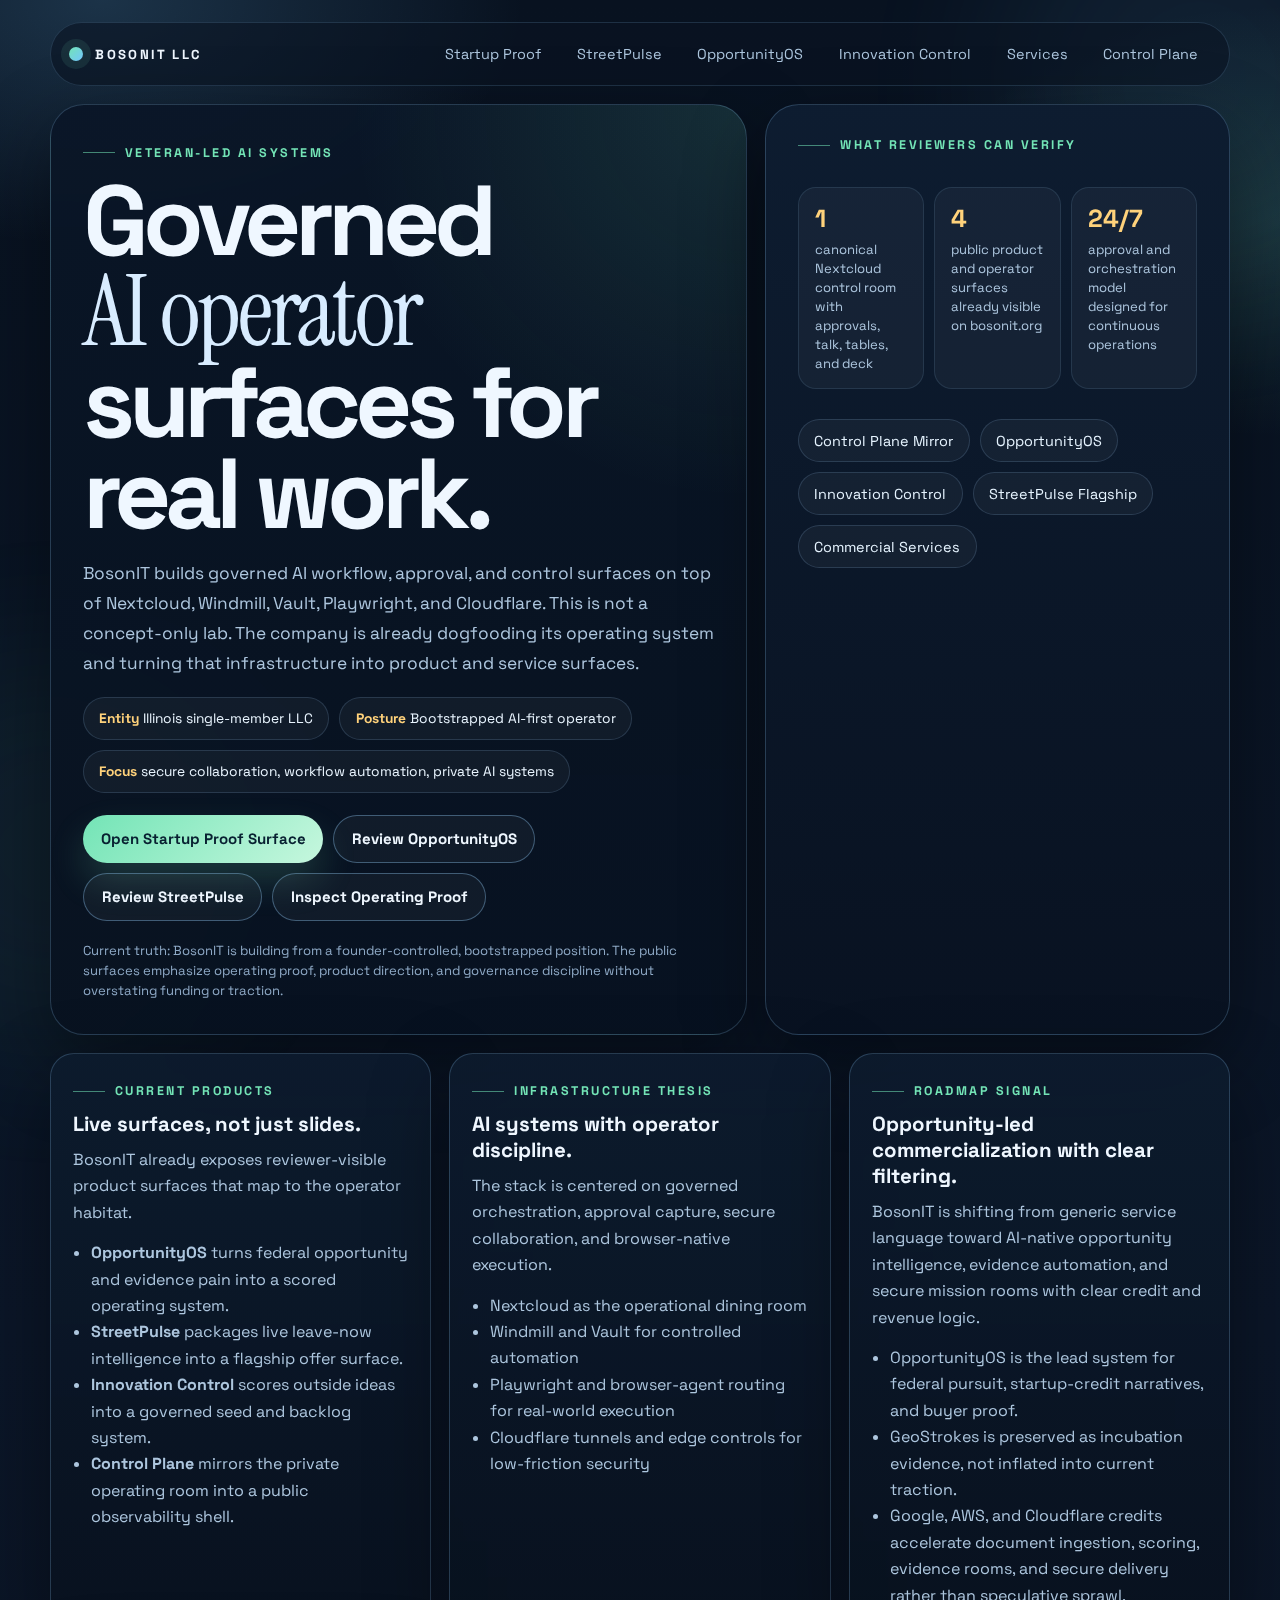
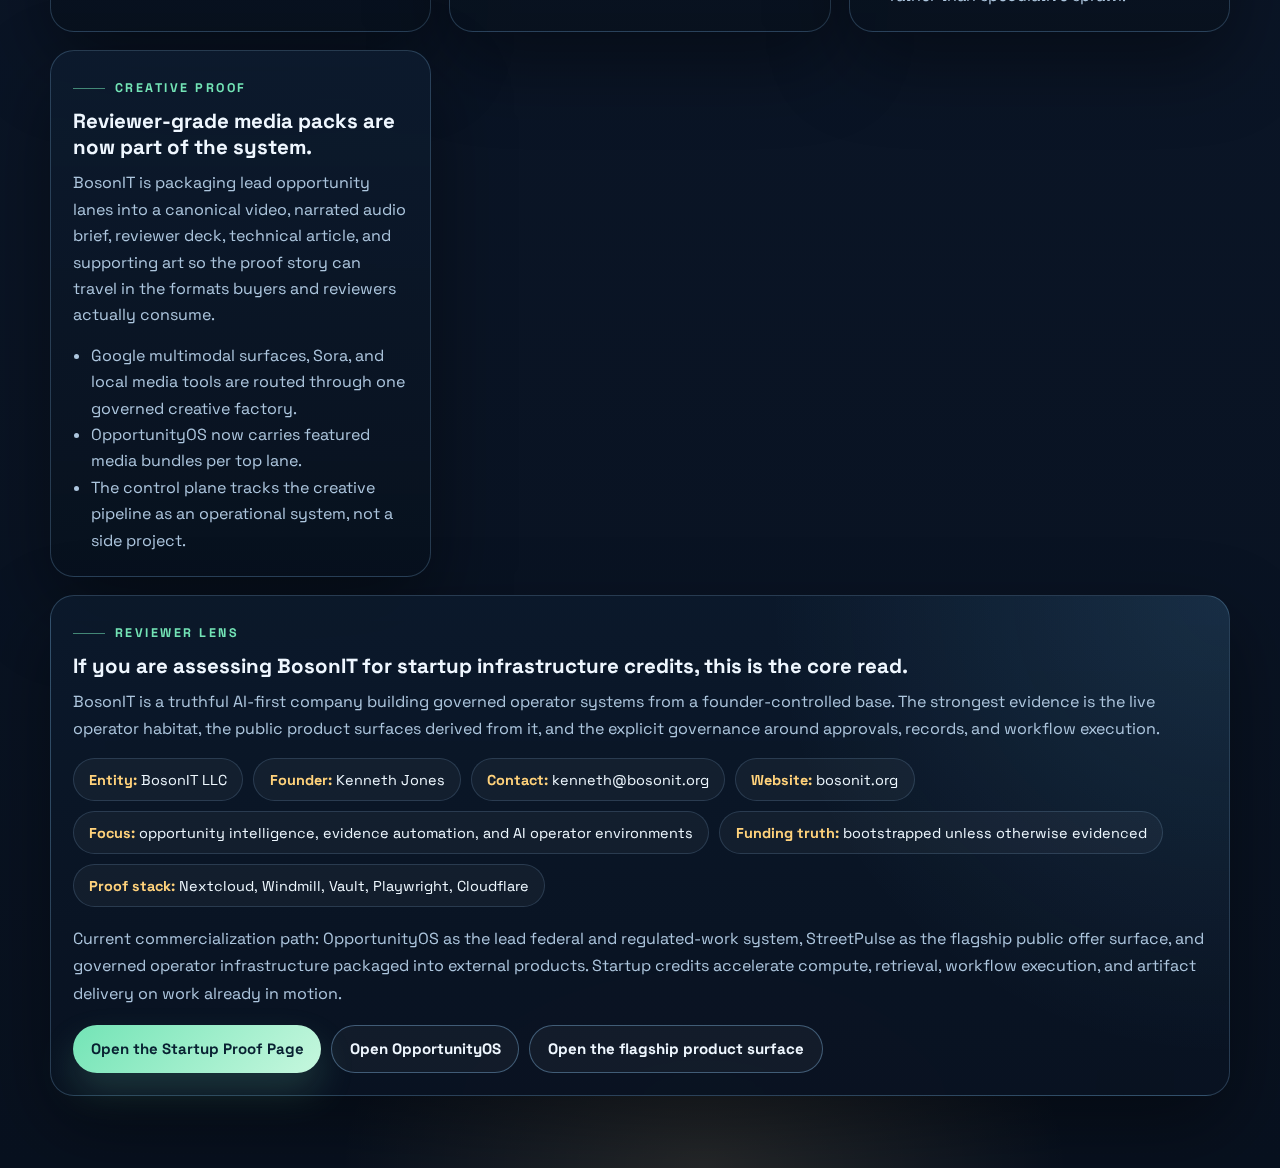
<file: dist/index.html>
<!DOCTYPE html>
<html lang="en">
<head>
  <meta charset="UTF-8" />
  <meta name="viewport" content="width=device-width, initial-scale=1.0" />
  <title>BosonIT | AI Operator Systems</title>
  <meta
    name="description"
    content="BosonIT is a veteran-led AI operator company building governed control-room, workflow, and decision surfaces on top of Nextcloud, Windmill, Vault, Playwright, and Cloudflare."
  />
  <meta property="og:title" content="BosonIT | Governed AI Operator Systems" />
  <meta
    property="og:description"
    content="Veteran-led BosonIT LLC is building governed AI workflow, approval, and product surfaces with public proof across StreetPulse, Startup Proof, and the Control Plane."
  />
  <meta property="og:type" content="website" />
  <meta property="og:url" content="https://bosonit.org/" />
  <meta name="twitter:card" content="summary_large_image" />
  <meta name="twitter:title" content="BosonIT | Governed AI Operator Systems" />
  <meta
    name="twitter:description"
    content="Reviewer-facing proof for BosonIT LLC: AI workflow surfaces, startup proof, public operator evidence, and current product direction."
  />
  <meta name="theme-color" content="#081220" />
  <link rel="preconnect" href="https://fonts.googleapis.com" />
  <link rel="preconnect" href="https://fonts.gstatic.com" crossorigin />
  <link href="https://fonts.googleapis.com/css2?family=Space+Grotesk:wght@400;500;700&family=Instrument+Serif:ital@0;1&display=swap" rel="stylesheet" />
  <style>
    :root {
      --bg: #081220;
      --bg-soft: #0e1c31;
      --panel: rgba(10, 22, 39, 0.78);
      --panel-strong: rgba(14, 28, 49, 0.9);
      --line: rgba(151, 208, 255, 0.22);
      --line-strong: rgba(151, 208, 255, 0.36);
      --text: #eff7ff;
      --muted: #adc6de;
      --accent: #73e4b6;
      --accent-2: #74c8ff;
      --accent-3: #ffd27b;
      --shadow: 0 30px 80px rgba(0, 0, 0, 0.4);
      --radius-xl: 34px;
      --radius-lg: 24px;
      --radius-md: 18px;
      --radius-sm: 13px;
      --max: 1180px;
    }

    * {
      box-sizing: border-box;
    }

    html {
      scroll-behavior: smooth;
    }

    body {
      margin: 0;
      min-height: 100vh;
      color: var(--text);
      font-family: "Space Grotesk", sans-serif;
      background:
        radial-gradient(48rem 28rem at 8% 0%, rgba(116, 200, 255, 0.18), transparent 55%),
        radial-gradient(42rem 26rem at 100% 8%, rgba(115, 228, 182, 0.14), transparent 52%),
        radial-gradient(38rem 26rem at 55% 100%, rgba(255, 210, 123, 0.12), transparent 60%),
        linear-gradient(180deg, #081220 0%, #0b1628 48%, #08111f 100%);
    }

    body::before,
    body::after {
      content: "";
      position: fixed;
      inset: auto;
      width: 26rem;
      height: 26rem;
      border-radius: 50%;
      filter: blur(80px);
      opacity: 0.18;
      pointer-events: none;
      z-index: 0;
    }

    body::before {
      top: -8rem;
      right: -8rem;
      background: rgba(116, 200, 255, 0.44);
    }

    body::after {
      left: -10rem;
      bottom: -10rem;
      background: rgba(115, 228, 182, 0.32);
    }

    a {
      color: inherit;
      text-decoration: none;
    }

    .page {
      position: relative;
      z-index: 1;
      width: min(var(--max), calc(100% - 28px));
      margin: 0 auto;
      padding: 22px 0 72px;
    }

    .panel {
      border: 1px solid var(--line);
      background: var(--panel);
      box-shadow: var(--shadow);
      backdrop-filter: blur(22px);
    }

    .topbar {
      display: flex;
      align-items: center;
      justify-content: space-between;
      gap: 18px;
      padding: 14px 18px;
      border-radius: 999px;
      background: rgba(9, 19, 34, 0.62);
      border: 1px solid rgba(146, 205, 255, 0.16);
      margin-bottom: 18px;
    }

    .brand {
      display: inline-flex;
      align-items: center;
      gap: 12px;
      font-size: 0.82rem;
      font-weight: 700;
      letter-spacing: 0.18em;
      text-transform: uppercase;
    }

    .brand-mark {
      width: 0.9rem;
      height: 0.9rem;
      border-radius: 50%;
      background: linear-gradient(135deg, var(--accent), var(--accent-2));
      box-shadow: 0 0 0 8px rgba(115, 228, 182, 0.1);
    }

    .topnav {
      display: flex;
      flex-wrap: wrap;
      gap: 10px;
      justify-content: flex-end;
    }

    .topnav a {
      color: var(--muted);
      font-size: 0.9rem;
      padding: 0.5rem 0.8rem;
      border-radius: 999px;
      transition: background-color 140ms ease, color 140ms ease;
    }

    .topnav a:hover {
      color: var(--text);
      background: rgba(255, 255, 255, 0.06);
    }

    .hero {
      display: grid;
      grid-template-columns: minmax(0, 1.2fr) minmax(320px, 0.8fr);
      gap: 18px;
      margin-bottom: 18px;
    }

    .hero-copy,
    .hero-proof {
      border-radius: var(--radius-xl);
      padding: 32px;
    }

    .hero-copy {
      background:
        radial-gradient(circle at 100% 0%, rgba(115, 228, 182, 0.12), transparent 34%),
        linear-gradient(180deg, rgba(10, 22, 39, 0.92), rgba(8, 18, 32, 0.92));
    }

    .hero-proof {
      background:
        linear-gradient(180deg, rgba(13, 29, 48, 0.94), rgba(8, 18, 32, 0.94)),
        var(--panel-strong);
      display: grid;
      gap: 16px;
      align-content: start;
    }

    .eyebrow,
    .mini-label {
      display: inline-flex;
      align-items: center;
      gap: 10px;
      color: var(--accent);
      font-size: 0.78rem;
      letter-spacing: 0.2em;
      text-transform: uppercase;
      font-weight: 700;
    }

    .eyebrow::before,
    .mini-label::before {
      content: "";
      width: 2rem;
      height: 1px;
      background: currentColor;
      opacity: 0.55;
    }

    h1,
    h2,
    h3,
    h4,
    p {
      margin: 0;
    }

    h1 {
      margin-top: 14px;
      font-size: clamp(3rem, 9vw, 6.2rem);
      line-height: 0.92;
      letter-spacing: -0.06em;
      max-width: 10ch;
    }

    h1 em {
      display: block;
      font-style: normal;
      font-family: "Instrument Serif", serif;
      font-weight: 400;
      color: #d8ecff;
      letter-spacing: -0.03em;
    }

    .lede {
      margin-top: 18px;
      max-width: 60ch;
      font-size: 1.08rem;
      line-height: 1.75;
      color: var(--muted);
    }

    .hero-meta,
    .hero-actions,
    .proof-grid,
    .proof-links,
    .section-grid,
    .signal-grid,
    .kpi-row,
    .fact-list,
    .review-list {
      display: flex;
      flex-wrap: wrap;
      gap: 10px;
    }

    .pill,
    .fact,
    .review-item,
    .proof-link {
      border-radius: 999px;
      border: 1px solid rgba(159, 214, 255, 0.16);
      background: rgba(255, 255, 255, 0.04);
      padding: 0.72rem 0.95rem;
    }

    .pill {
      font-size: 0.86rem;
      color: #e9f5ff;
    }

    .pill strong {
      color: var(--accent-3);
    }

    .hero-actions {
      margin-top: 22px;
    }

    .button,
    .button-ghost {
      display: inline-flex;
      align-items: center;
      justify-content: center;
      gap: 10px;
      min-height: 3rem;
      padding: 0.8rem 1.1rem;
      border-radius: 999px;
      font-weight: 700;
      font-size: 0.94rem;
      transition: transform 140ms ease, box-shadow 140ms ease, background-color 140ms ease;
    }

    .button {
      color: #082031;
      background: linear-gradient(135deg, var(--accent), #c6f7de);
      box-shadow: 0 18px 36px rgba(115, 228, 182, 0.18);
    }

    .button-ghost {
      color: var(--text);
      border: 1px solid var(--line-strong);
      background: rgba(255, 255, 255, 0.04);
    }

    .button:hover,
    .button-ghost:hover,
    .proof-link:hover {
      transform: translateY(-1px);
    }

    .proof-card,
    .signal-card,
    .review-card,
    .offer-card {
      border-radius: var(--radius-lg);
      padding: 22px;
    }

    .proof-card h2,
    .signal-card h2,
    .review-card h2,
    .offer-card h2 {
      font-size: 1.28rem;
      margin-top: 12px;
    }

    .proof-card p,
    .signal-card p,
    .review-card p,
    .offer-card p {
      margin-top: 10px;
      color: var(--muted);
      line-height: 1.65;
    }

    .kpi-row {
      margin-top: 18px;
    }

    .kpi {
      flex: 1 1 120px;
      min-width: 0;
      border-radius: var(--radius-md);
      padding: 15px 16px;
      background: rgba(255, 255, 255, 0.04);
      border: 1px solid rgba(159, 214, 255, 0.12);
    }

    .kpi strong {
      display: block;
      font-size: 1.55rem;
      color: var(--accent-3);
    }

    .kpi span {
      display: block;
      margin-top: 6px;
      font-size: 0.82rem;
      color: var(--muted);
      line-height: 1.45;
    }

    .proof-links {
      margin-top: 14px;
    }

    .proof-link {
      color: #e6f4ff;
      font-size: 0.9rem;
    }

    .sections {
      display: grid;
      gap: 18px;
    }

    .section-grid {
      display: grid;
      grid-template-columns: repeat(3, minmax(0, 1fr));
      gap: 18px;
    }

    .offer-card {
      background: linear-gradient(180deg, rgba(13, 28, 47, 0.84), rgba(8, 17, 30, 0.9));
    }

    .offer-card ul,
    .review-card ul {
      margin: 14px 0 0;
      padding-left: 18px;
      color: var(--muted);
      line-height: 1.65;
    }

    .review-card {
      background:
        radial-gradient(circle at 100% 0%, rgba(116, 200, 255, 0.12), transparent 36%),
        linear-gradient(180deg, rgba(12, 26, 44, 0.9), rgba(9, 18, 33, 0.94));
    }

    .review-list {
      margin-top: 16px;
    }

    .review-item {
      color: #eef8ff;
      font-size: 0.9rem;
    }

    .review-item strong {
      color: var(--accent-3);
    }

    .footnote {
      margin-top: 20px;
      color: #8ea9c6;
      font-size: 0.82rem;
      line-height: 1.55;
    }

    @media (max-width: 960px) {
      .hero,
      .section-grid {
        grid-template-columns: 1fr;
      }

      .hero-copy,
      .hero-proof {
        padding: 24px;
      }

      h1 {
        max-width: none;
      }
    }

    @media (max-width: 640px) {
      .page {
        width: min(var(--max), calc(100% - 20px));
        padding-top: 14px;
      }

      .topbar {
        border-radius: 24px;
        padding: 16px;
      }

      .topnav {
        justify-content: flex-start;
      }

      .button,
      .button-ghost {
        width: 100%;
      }
    }
  </style>
</head>
<body>
  <main class="page">
    <header class="topbar">
      <div class="brand">
        <span class="brand-mark" aria-hidden="true"></span>
        <span>BosonIT LLC</span>
      </div>
      <nav class="topnav" aria-label="Primary">
        <a href="/startup-proof/">Startup Proof</a>
        <a href="/streetpulse/">StreetPulse</a>
        <a href="/opportunity-os/">OpportunityOS</a>
        <a href="/innovation-control/">Innovation Control</a>
        <a href="/services/">Services</a>
        <a href="/control-plane/">Control Plane</a>
      </nav>
    </header>

    <section class="hero">
      <article class="hero-copy panel">
        <span class="eyebrow">Veteran-Led AI Systems</span>
        <h1>Governed <em>AI operator</em> surfaces for real work.</h1>
        <p class="lede">
          BosonIT builds governed AI workflow, approval, and control surfaces on top of Nextcloud, Windmill, Vault, Playwright, and Cloudflare.
          This is not a concept-only lab. The company is already dogfooding its operating system and turning that infrastructure into product and service surfaces.
        </p>
        <div class="hero-meta" style="margin-top: 18px;">
          <span class="pill"><strong>Entity</strong> Illinois single-member LLC</span>
          <span class="pill"><strong>Posture</strong> Bootstrapped AI-first operator</span>
          <span class="pill"><strong>Focus</strong> secure collaboration, workflow automation, private AI systems</span>
        </div>
        <div class="hero-actions">
          <a class="button" href="/startup-proof/">Open Startup Proof Surface</a>
          <a class="button-ghost" href="/opportunity-os/">Review OpportunityOS</a>
          <a class="button-ghost" href="/streetpulse/">Review StreetPulse</a>
          <a class="button-ghost" href="/control-plane/">Inspect Operating Proof</a>
        </div>
        <p class="footnote">
          Current truth: BosonIT is building from a founder-controlled, bootstrapped position. The public surfaces emphasize operating proof, product direction, and governance discipline without overstating funding or traction.
        </p>
      </article>

      <aside class="hero-proof panel">
        <span class="mini-label">What Reviewers Can Verify</span>
        <div class="kpi-row">
          <div class="kpi">
            <strong>1</strong>
            <span>canonical Nextcloud control room with approvals, talk, tables, and deck</span>
          </div>
          <div class="kpi">
            <strong>4</strong>
            <span>public product and operator surfaces already visible on bosonit.org</span>
          </div>
          <div class="kpi">
            <strong>24/7</strong>
            <span>approval and orchestration model designed for continuous operations</span>
          </div>
        </div>
        <div class="proof-links">
          <a class="proof-link" href="/control-plane/">Control Plane Mirror</a>
          <a class="proof-link" href="/opportunity-os/">OpportunityOS</a>
          <a class="proof-link" href="/innovation-control/">Innovation Control</a>
          <a class="proof-link" href="/streetpulse/">StreetPulse Flagship</a>
          <a class="proof-link" href="/services/">Commercial Services</a>
        </div>
      </aside>
    </section>

    <section class="sections">
      <div class="section-grid">
        <article class="offer-card panel">
          <span class="mini-label">Current Products</span>
          <h2>Live surfaces, not just slides.</h2>
          <p>BosonIT already exposes reviewer-visible product surfaces that map to the operator habitat.</p>
          <ul>
            <li><strong>OpportunityOS</strong> turns federal opportunity and evidence pain into a scored operating system.</li>
            <li><strong>StreetPulse</strong> packages live leave-now intelligence into a flagship offer surface.</li>
            <li><strong>Innovation Control</strong> scores outside ideas into a governed seed and backlog system.</li>
            <li><strong>Control Plane</strong> mirrors the private operating room into a public observability shell.</li>
          </ul>
        </article>

        <article class="offer-card panel">
          <span class="mini-label">Infrastructure Thesis</span>
          <h2>AI systems with operator discipline.</h2>
          <p>The stack is centered on governed orchestration, approval capture, secure collaboration, and browser-native execution.</p>
          <ul>
            <li>Nextcloud as the operational dining room</li>
            <li>Windmill and Vault for controlled automation</li>
            <li>Playwright and browser-agent routing for real-world execution</li>
            <li>Cloudflare tunnels and edge controls for low-friction security</li>
          </ul>
        </article>

        <article class="offer-card panel">
          <span class="mini-label">Roadmap Signal</span>
          <h2>Opportunity-led commercialization with clear filtering.</h2>
          <p>BosonIT is shifting from generic service language toward AI-native opportunity intelligence, evidence automation, and secure mission rooms with clear credit and revenue logic.</p>
          <ul>
            <li>OpportunityOS is the lead system for federal pursuit, startup-credit narratives, and buyer proof.</li>
            <li>GeoStrokes is preserved as incubation evidence, not inflated into current traction.</li>
            <li>Google, AWS, and Cloudflare credits accelerate document ingestion, scoring, evidence rooms, and secure delivery rather than speculative sprawl.</li>
          </ul>
        </article>

        <article class="offer-card panel">
          <span class="mini-label">Creative Proof</span>
          <h2>Reviewer-grade media packs are now part of the system.</h2>
          <p>BosonIT is packaging lead opportunity lanes into a canonical video, narrated audio brief, reviewer deck, technical article, and supporting art so the proof story can travel in the formats buyers and reviewers actually consume.</p>
          <ul>
            <li>Google multimodal surfaces, Sora, and local media tools are routed through one governed creative factory.</li>
            <li>OpportunityOS now carries featured media bundles per top lane.</li>
            <li>The control plane tracks the creative pipeline as an operational system, not a side project.</li>
          </ul>
        </article>
      </div>

      <article class="review-card panel">
        <span class="mini-label">Reviewer Lens</span>
        <h2>If you are assessing BosonIT for startup infrastructure credits, this is the core read.</h2>
        <p>
          BosonIT is a truthful AI-first company building governed operator systems from a founder-controlled base. The strongest evidence is the live operator habitat,
          the public product surfaces derived from it, and the explicit governance around approvals, records, and workflow execution.
        </p>
        <div class="review-list">
          <span class="review-item"><strong>Entity:</strong> BosonIT LLC</span>
          <span class="review-item"><strong>Founder:</strong> Kenneth Jones</span>
          <span class="review-item"><strong>Contact:</strong> kenneth@bosonit.org</span>
          <span class="review-item"><strong>Website:</strong> bosonit.org</span>
          <span class="review-item"><strong>Focus:</strong> opportunity intelligence, evidence automation, and AI operator environments</span>
          <span class="review-item"><strong>Funding truth:</strong> bootstrapped unless otherwise evidenced</span>
          <span class="review-item"><strong>Proof stack:</strong> Nextcloud, Windmill, Vault, Playwright, Cloudflare</span>
        </div>
        <p style="margin-top: 18px; color: var(--muted); line-height: 1.7;">
          Current commercialization path: OpportunityOS as the lead federal and regulated-work system, StreetPulse as the flagship public offer surface, and governed operator infrastructure packaged into external products. Startup credits accelerate compute, retrieval, workflow execution, and artifact delivery on work already in motion.
        </p>
        <div class="hero-actions" style="margin-top: 18px;">
          <a class="button" href="/startup-proof/">Open the Startup Proof Page</a>
          <a class="button-ghost" href="/opportunity-os/">Open OpportunityOS</a>
          <a class="button-ghost" href="/streetpulse/">Open the flagship product surface</a>
        </div>
      </article>
    </section>
  </main>
</body>
</html>
</file>
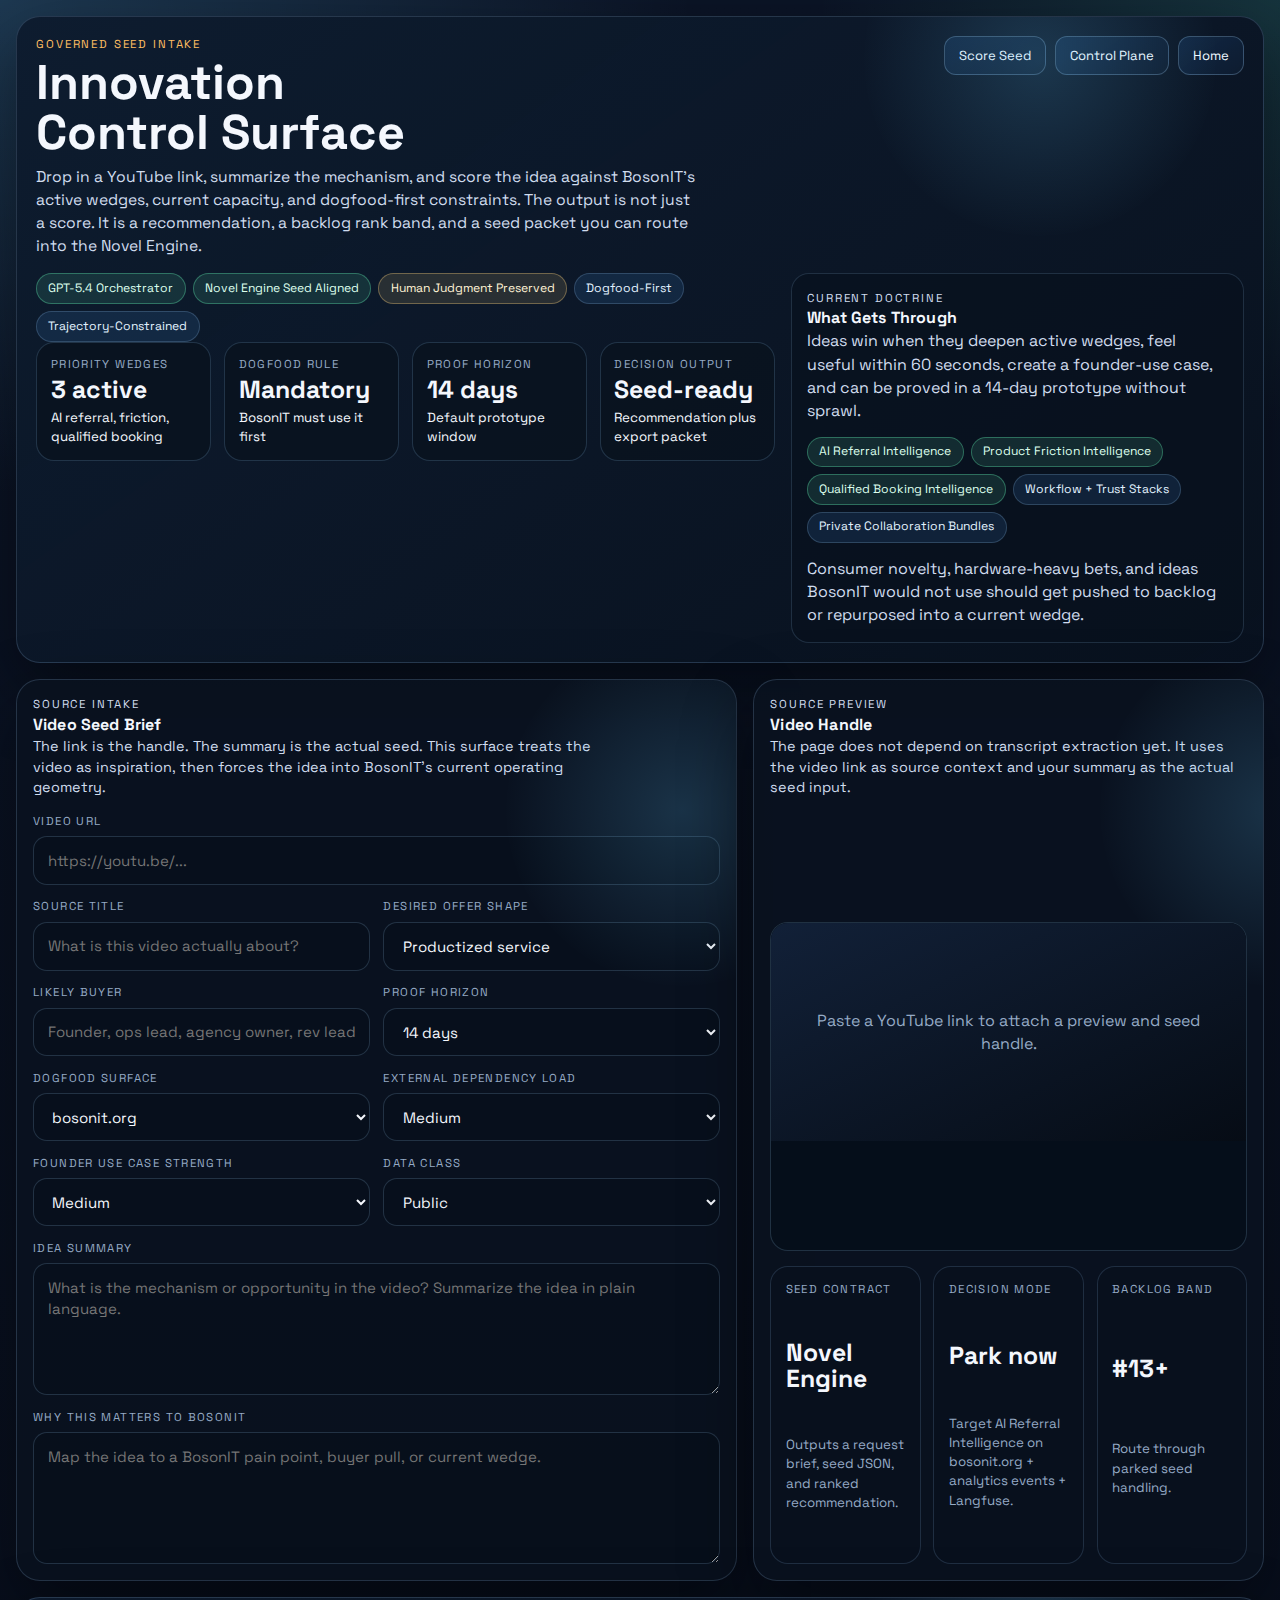
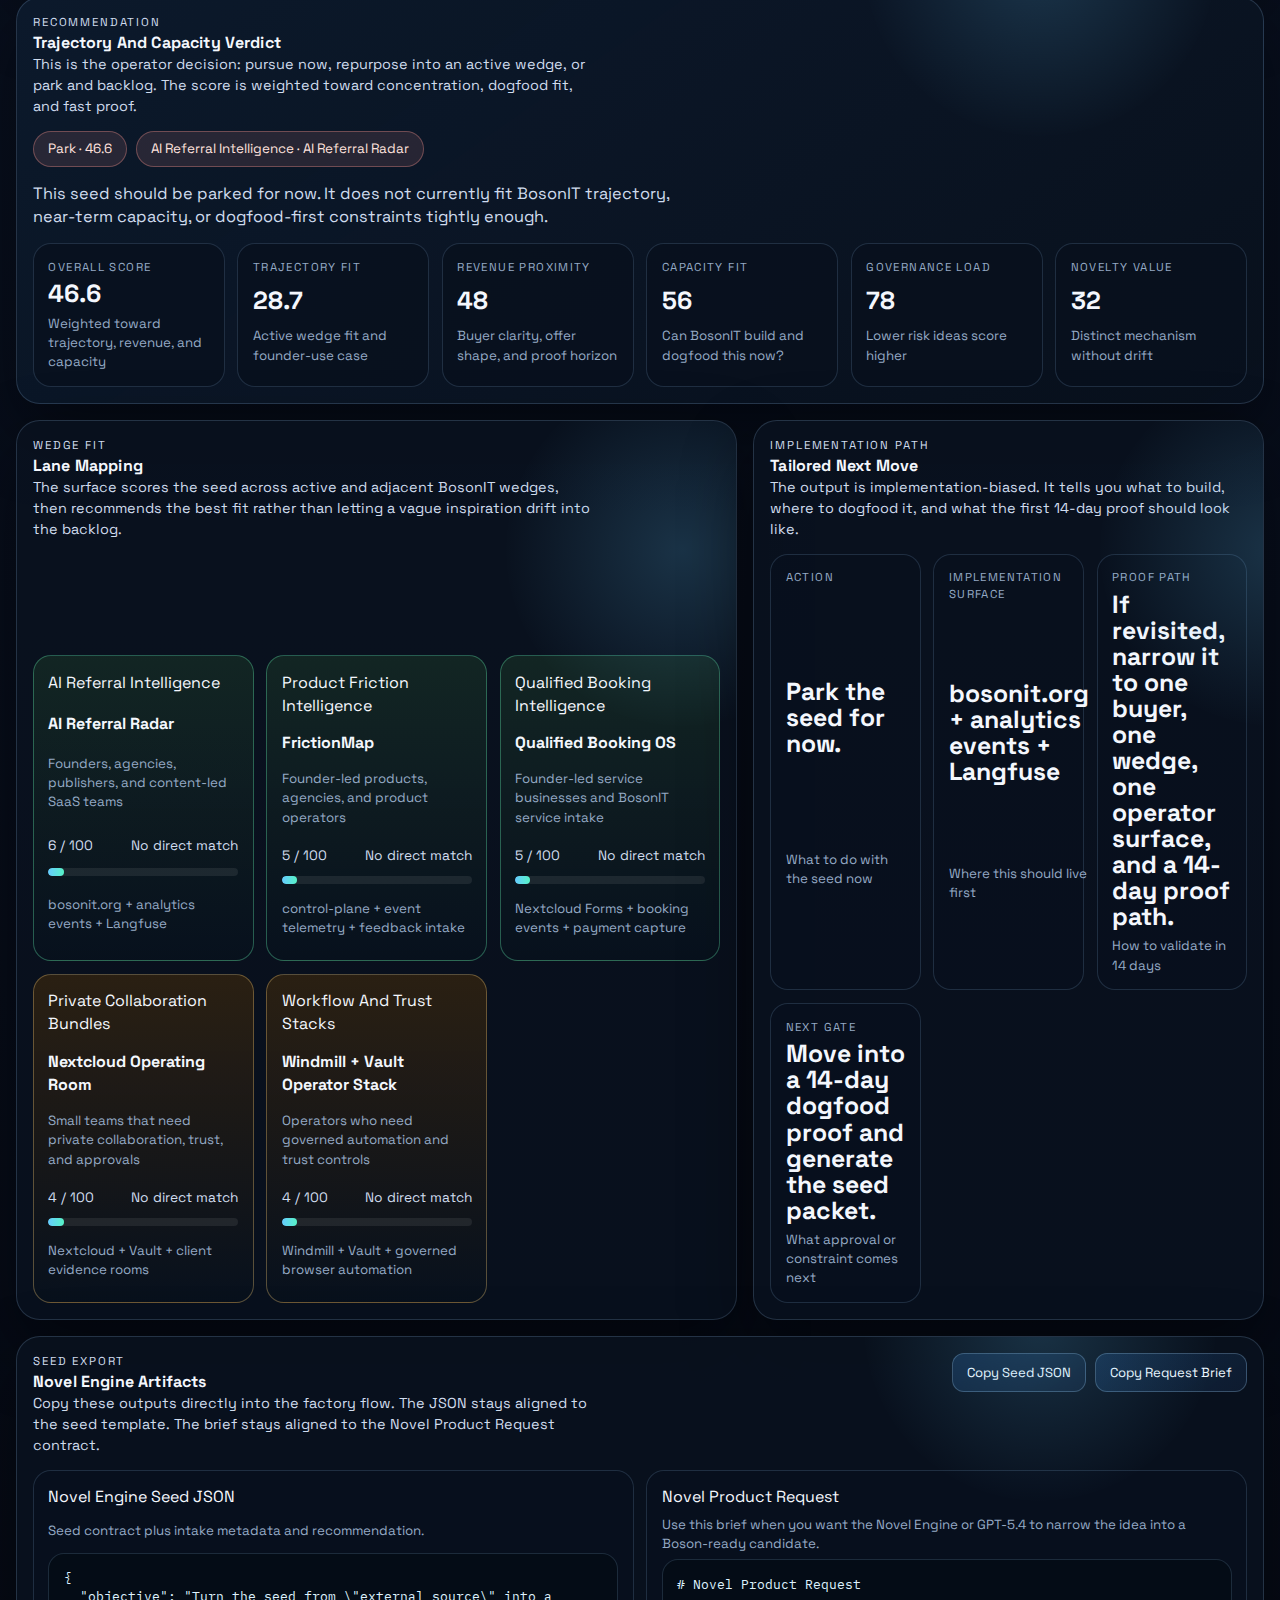
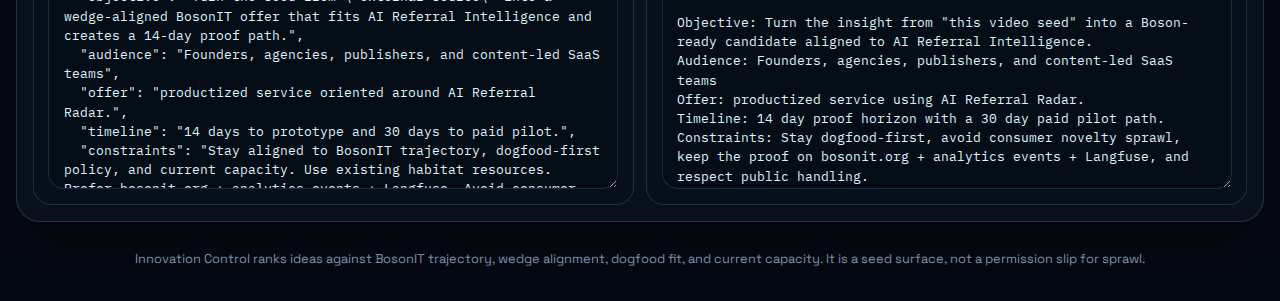
<file: dist/innovation-control/index.html>
<!DOCTYPE html>
<html lang="en">
<head>
  <meta charset="UTF-8" />
  <meta name="viewport" content="width=device-width, initial-scale=1.0" />
  <title>Boson Innovation Control</title>
  <link rel="icon" href="data:image/svg+xml,%3Csvg xmlns='http://www.w3.org/2000/svg' viewBox='0 0 64 64'%3E%3Crect width='64' height='64' rx='16' fill='%23070f1c'/%3E%3Cpath d='M18 45L30 19l7 14 9-10' fill='none' stroke='%23ffbe62' stroke-width='5' stroke-linecap='round' stroke-linejoin='round'/%3E%3Ccircle cx='45' cy='23' r='5' fill='%235af0c8'/%3E%3C/svg%3E" />
  <link rel="preconnect" href="https://fonts.googleapis.com" />
  <link rel="preconnect" href="https://fonts.gstatic.com" crossorigin />
  <link href="https://fonts.googleapis.com/css2?family=Space+Grotesk:wght@400;500;600;700&family=IBM+Plex+Mono:wght@400;500&display=swap" rel="stylesheet" />
  <style>
    :root {
      --bg-0: #050913;
      --bg-1: #0b1426;
      --bg-2: #111f35;
      --panel: rgba(9, 18, 31, 0.84);
      --panel-soft: rgba(10, 21, 36, 0.7);
      --line: rgba(166, 208, 255, 0.18);
      --line-strong: rgba(188, 223, 255, 0.3);
      --text-0: #f4f7fd;
      --text-1: #d0dcee;
      --text-2: #95aac5;
      --ok: #65efb4;
      --warn: #ffd27d;
      --bad: #ff9790;
      --cyan: #66cbff;
      --mint: #56f3c6;
      --amber: #ffbe62;
      --rose: #ff93bf;
      --radius: 24px;
      --radius-sm: 16px;
      --shadow: 0 28px 70px rgba(0, 0, 0, 0.42);
    }

    * {
      box-sizing: border-box;
    }

    body {
      margin: 0;
      min-height: 100vh;
      background:
        radial-gradient(70rem 50rem at 0% 0%, rgba(102, 203, 255, 0.2), transparent 62%),
        radial-gradient(50rem 46rem at 100% 0%, rgba(86, 243, 198, 0.14), transparent 58%),
        radial-gradient(42rem 30rem at 50% 110%, rgba(255, 190, 98, 0.12), transparent 58%),
        linear-gradient(180deg, var(--bg-1), var(--bg-0));
      color: var(--text-0);
      font-family: "Space Grotesk", sans-serif;
      line-height: 1.45;
      padding: 1rem;
    }

    a {
      color: inherit;
      text-decoration: none;
    }

    .shell {
      max-width: 1460px;
      margin: 0 auto;
      display: grid;
      gap: 1rem;
    }

    .hero,
    .panel {
      position: relative;
      overflow: hidden;
      border-radius: var(--radius);
      border: 1px solid var(--line);
      box-shadow: var(--shadow);
      background: var(--panel);
    }

    .hero::before,
    .panel::before {
      content: "";
      position: absolute;
      inset: auto auto 66% 68%;
      width: 22rem;
      height: 22rem;
      border-radius: 999px;
      background: radial-gradient(circle, rgba(102, 203, 255, 0.18), transparent 72%);
      pointer-events: none;
    }

    .hero {
      padding: 1.2rem;
      display: grid;
      gap: 1rem;
      background:
        linear-gradient(145deg, rgba(14, 28, 48, 0.96), rgba(8, 18, 31, 0.9)),
        var(--panel);
    }

    .hero-top {
      display: flex;
      gap: 1rem;
      justify-content: space-between;
      align-items: flex-start;
      flex-wrap: wrap;
    }

    .eyebrow {
      margin: 0 0 0.35rem;
      color: var(--amber);
      font-size: 0.72rem;
      letter-spacing: 0.16em;
      text-transform: uppercase;
    }

    .title {
      margin: 0;
      font-size: clamp(1.7rem, 3.8vw, 3.1rem);
      line-height: 1.02;
      max-width: 12ch;
    }

    .subline {
      margin: 0.55rem 0 0;
      max-width: 66ch;
      color: var(--text-1);
      font-size: 0.98rem;
    }

    .controls {
      display: flex;
      gap: 0.55rem;
      flex-wrap: wrap;
      justify-content: flex-end;
      align-items: center;
    }

    button,
    .btn,
    select,
    input,
    textarea {
      font: inherit;
    }

    button,
    .btn {
      border: 1px solid rgba(172, 220, 255, 0.26);
      color: #eff9ff;
      background: linear-gradient(145deg, rgba(18, 42, 72, 0.88), rgba(14, 28, 48, 0.96));
      border-radius: 12px;
      padding: 0.55rem 0.88rem;
      font-size: 0.82rem;
      cursor: pointer;
      transition: transform 0.16s ease, border-color 0.16s ease;
    }

    button:hover,
    .btn:hover {
      transform: translateY(-1px);
      border-color: rgba(205, 238, 255, 0.46);
    }

    .btn.accent {
      background: linear-gradient(145deg, rgba(38, 83, 56, 0.96), rgba(14, 46, 34, 0.96));
      border-color: rgba(101, 239, 180, 0.34);
    }

    .hero-grid,
    .dashboard {
      display: grid;
      gap: 1rem;
    }

    .hero-grid {
      grid-template-columns: minmax(0, 1.55fr) minmax(320px, 0.95fr);
      align-items: start;
    }

    .chip-row,
    .tag-row {
      display: flex;
      flex-wrap: wrap;
      gap: 0.45rem;
    }

    .chip,
    .tag {
      display: inline-flex;
      align-items: center;
      gap: 0.35rem;
      border-radius: 999px;
      padding: 0.34rem 0.7rem;
      font-size: 0.76rem;
      border: 1px solid rgba(166, 211, 255, 0.2);
      background: rgba(77, 166, 255, 0.12);
      color: #e2f2ff;
    }

    .chip.ok,
    .tag.ok {
      border-color: rgba(101, 239, 180, 0.34);
      background: rgba(101, 239, 180, 0.12);
      color: #dcffed;
    }

    .chip.warn,
    .tag.warn {
      border-color: rgba(255, 210, 125, 0.34);
      background: rgba(255, 210, 125, 0.12);
      color: #fff2d5;
    }

    .chip.bad,
    .tag.bad {
      border-color: rgba(255, 151, 144, 0.34);
      background: rgba(255, 151, 144, 0.12);
      color: #ffe1dd;
    }

    .hero-aside {
      border-radius: 18px;
      border: 1px solid rgba(157, 208, 255, 0.16);
      background: rgba(8, 17, 29, 0.66);
      padding: 0.95rem;
      display: grid;
      gap: 0.9rem;
    }

    .hero-aside h2,
    .panel h2 {
      margin: 0;
      font-size: 1rem;
      letter-spacing: 0.01em;
    }

    .hero-aside p,
    .panel p,
    .muted {
      margin: 0;
      color: var(--text-1);
    }

    .kpi-grid {
      display: grid;
      gap: 0.8rem;
      grid-template-columns: repeat(auto-fit, minmax(170px, 1fr));
    }

    .kpi {
      border-radius: 18px;
      padding: 0.85rem;
      border: 1px solid rgba(150, 204, 255, 0.18);
      background: rgba(9, 18, 31, 0.82);
      display: grid;
      gap: 0.28rem;
      min-height: 104px;
    }

    .kpi label,
    .metric label,
    .field label,
    .block label {
      font-size: 0.72rem;
      letter-spacing: 0.12em;
      text-transform: uppercase;
      color: var(--text-2);
    }

    .kpi strong,
    .metric strong,
    .block strong {
      font-size: 1.55rem;
      line-height: 1.05;
      font-weight: 700;
    }

    .dashboard {
      grid-template-columns: repeat(12, minmax(0, 1fr));
    }

    .panel {
      padding: 1rem;
      display: grid;
      gap: 0.9rem;
    }

    .span-7 { grid-column: span 7; }
    .span-5 { grid-column: span 5; }
    .span-4 { grid-column: span 4; }
    .span-6 { grid-column: span 6; }
    .span-8 { grid-column: span 8; }
    .span-12 { grid-column: span 12; }

    .section-head {
      display: flex;
      justify-content: space-between;
      align-items: flex-start;
      gap: 1rem;
      flex-wrap: wrap;
    }

    .section-subline {
      margin-top: 0.35rem;
      color: var(--text-2);
      max-width: 62ch;
      font-size: 0.9rem;
    }

    .form-grid {
      display: grid;
      gap: 0.85rem;
      grid-template-columns: repeat(2, minmax(0, 1fr));
    }

    .field {
      display: grid;
      gap: 0.42rem;
    }

    .field.full {
      grid-column: 1 / -1;
    }

    .field input,
    .field select,
    .field textarea {
      width: 100%;
      border-radius: 14px;
      border: 1px solid rgba(161, 211, 255, 0.18);
      background: rgba(7, 15, 27, 0.84);
      color: var(--text-0);
      padding: 0.78rem 0.88rem;
      font-size: 0.94rem;
      outline: none;
      transition: border-color 0.16s ease, transform 0.16s ease;
    }

    .field input:focus,
    .field select:focus,
    .field textarea:focus {
      border-color: rgba(101, 239, 180, 0.42);
      transform: translateY(-1px);
    }

    .field textarea {
      min-height: 132px;
      resize: vertical;
    }

    .mini-grid,
    .lane-grid,
    .output-grid {
      display: grid;
      gap: 0.8rem;
    }

    .mini-grid {
      grid-template-columns: repeat(auto-fit, minmax(150px, 1fr));
    }

    .lane-grid {
      grid-template-columns: repeat(auto-fit, minmax(220px, 1fr));
    }

    .output-grid {
      grid-template-columns: repeat(2, minmax(0, 1fr));
    }

    .metric,
    .lane-card,
    .block,
    .output-card {
      border-radius: 18px;
      border: 1px solid rgba(156, 208, 255, 0.16);
      background: rgba(8, 16, 29, 0.76);
      padding: 0.9rem;
      display: grid;
      gap: 0.38rem;
    }

    .metric small,
    .lane-card small,
    .block small,
    .output-card small {
      color: var(--text-2);
    }

    .lane-card.active {
      border-color: rgba(101, 239, 180, 0.34);
      background: linear-gradient(180deg, rgba(22, 45, 38, 0.74), rgba(8, 17, 29, 0.8));
    }

    .lane-card.repurpose {
      border-color: rgba(255, 210, 125, 0.32);
      background: linear-gradient(180deg, rgba(54, 37, 15, 0.74), rgba(8, 17, 29, 0.8));
    }

    .lane-score {
      display: flex;
      align-items: center;
      justify-content: space-between;
      gap: 0.7rem;
      color: var(--text-1);
      font-size: 0.86rem;
    }

    .bar {
      position: relative;
      height: 0.5rem;
      border-radius: 999px;
      background: rgba(255, 255, 255, 0.08);
      overflow: hidden;
    }

    .bar > span {
      position: absolute;
      inset: 0 auto 0 0;
      border-radius: inherit;
      background: linear-gradient(90deg, var(--cyan), var(--mint));
    }

    .decision-panel {
      background:
        linear-gradient(145deg, rgba(12, 25, 44, 0.96), rgba(8, 17, 29, 0.9)),
        var(--panel);
    }

    .decision-line {
      display: flex;
      flex-wrap: wrap;
      gap: 0.6rem;
      align-items: center;
    }

    .decision-badge {
      display: inline-flex;
      align-items: center;
      gap: 0.45rem;
      padding: 0.46rem 0.86rem;
      border-radius: 999px;
      font-size: 0.84rem;
      border: 1px solid rgba(160, 214, 255, 0.2);
    }

    .decision-badge.ok {
      color: #d9ffea;
      border-color: rgba(101, 239, 180, 0.34);
      background: rgba(101, 239, 180, 0.12);
    }

    .decision-badge.warn {
      color: #fff1d7;
      border-color: rgba(255, 210, 125, 0.34);
      background: rgba(255, 210, 125, 0.12);
    }

    .decision-badge.bad {
      color: #ffe2de;
      border-color: rgba(255, 151, 144, 0.34);
      background: rgba(255, 151, 144, 0.12);
    }

    .decision-text {
      font-size: 1.02rem;
      max-width: 68ch;
      color: var(--text-1);
    }

    .output-card textarea {
      min-height: 230px;
      border-radius: 16px;
      border: 1px solid rgba(156, 208, 255, 0.16);
      background: rgba(5, 12, 22, 0.88);
      color: #dff3ff;
      padding: 0.9rem;
      font-family: "IBM Plex Mono", monospace;
      font-size: 0.8rem;
      line-height: 1.5;
    }

    .video-shell {
      position: relative;
      border-radius: 18px;
      overflow: hidden;
      border: 1px solid rgba(154, 208, 255, 0.18);
      background: rgba(6, 14, 25, 0.9);
      min-height: 218px;
    }

    .video-placeholder,
    iframe {
      width: 100%;
      min-height: 218px;
      border: 0;
    }

    .video-placeholder {
      display: grid;
      place-items: center;
      padding: 1rem;
      color: var(--text-2);
      text-align: center;
      background:
        linear-gradient(155deg, rgba(18, 33, 57, 0.96), rgba(6, 12, 21, 0.96)),
        rgba(6, 14, 25, 0.92);
    }

    .footer-note {
      color: var(--text-2);
      text-align: center;
      font-size: 0.8rem;
      padding-bottom: 0.2rem;
    }

    @media (max-width: 1080px) {
      .hero-grid,
      .dashboard,
      .form-grid,
      .output-grid {
        grid-template-columns: 1fr;
      }

      .span-4,
      .span-5,
      .span-6,
      .span-7,
      .span-8,
      .span-12 {
        grid-column: auto;
      }
    }
  </style>
</head>
<body>
  <div class="shell">
    <header class="hero">
      <div class="hero-top">
        <div>
          <p class="eyebrow">Governed Seed Intake</p>
          <h1 class="title">Innovation Control Surface</h1>
          <p class="subline">Drop in a YouTube link, summarize the mechanism, and score the idea against BosonIT's active wedges, current capacity, and dogfood-first constraints. The output is not just a score. It is a recommendation, a backlog rank band, and a seed packet you can route into the Novel Engine.</p>
        </div>
        <div class="controls">
          <button id="scoreBtn" class="accent" type="button">Score Seed</button>
          <a class="btn" href="/control-plane">Control Plane</a>
          <a class="btn" href="/">Home</a>
        </div>
      </div>
      <div class="hero-grid">
        <div>
          <div class="chip-row">
            <span class="chip ok">GPT-5.4 Orchestrator</span>
            <span class="chip ok">Novel Engine Seed Aligned</span>
            <span class="chip warn">Human Judgment Preserved</span>
            <span class="chip">Dogfood-First</span>
            <span class="chip">Trajectory-Constrained</span>
          </div>
          <div id="heroKpis" class="kpi-grid"></div>
        </div>
        <aside class="hero-aside">
          <div>
            <p class="eyebrow">Current Doctrine</p>
            <h2>What Gets Through</h2>
            <p>Ideas win when they deepen active wedges, feel useful within 60 seconds, create a founder-use case, and can be proved in a 14-day prototype without sprawl.</p>
          </div>
          <div class="tag-row">
            <span class="tag ok">AI Referral Intelligence</span>
            <span class="tag ok">Product Friction Intelligence</span>
            <span class="tag ok">Qualified Booking Intelligence</span>
            <span class="tag">Workflow + Trust Stacks</span>
            <span class="tag">Private Collaboration Bundles</span>
          </div>
          <p class="muted">Consumer novelty, hardware-heavy bets, and ideas BosonIT would not use should get pushed to backlog or repurposed into a current wedge.</p>
        </aside>
      </div>
    </header>

    <main class="dashboard">
      <section class="panel span-7">
        <div class="section-head">
          <div>
            <p class="eyebrow">Source Intake</p>
            <h2>Video Seed Brief</h2>
            <p class="section-subline">The link is the handle. The summary is the actual seed. This surface treats the video as inspiration, then forces the idea into BosonIT's current operating geometry.</p>
          </div>
        </div>
        <div class="form-grid">
          <div class="field full">
            <label for="videoUrl">Video URL</label>
            <input id="videoUrl" name="videoUrl" type="url" placeholder="https://youtu.be/..." />
          </div>
          <div class="field">
            <label for="sourceTitle">Source Title</label>
            <input id="sourceTitle" name="sourceTitle" type="text" placeholder="What is this video actually about?" />
          </div>
          <div class="field">
            <label for="offerShape">Desired Offer Shape</label>
            <select id="offerShape" name="offerShape">
              <option value="productized_service">Productized service</option>
              <option value="self_serve_tool">Self-serve tool</option>
              <option value="bundle_with_service_attach">Bundle with service attach</option>
              <option value="operator_surface">Internal operator surface</option>
              <option value="channel_bundle">Channel bundle</option>
            </select>
          </div>
          <div class="field">
            <label for="buyer">Likely Buyer</label>
            <input id="buyer" name="buyer" type="text" placeholder="Founder, ops lead, agency owner, rev lead..." />
          </div>
          <div class="field">
            <label for="proofHorizon">Proof Horizon</label>
            <select id="proofHorizon" name="proofHorizon">
              <option value="7">7 days</option>
              <option value="14" selected>14 days</option>
              <option value="30">30 days</option>
              <option value="60">60+ days</option>
            </select>
          </div>
          <div class="field">
            <label for="dogfoodSurface">Dogfood Surface</label>
            <select id="dogfoodSurface" name="dogfoodSurface">
              <option value="bosonit.org">bosonit.org</option>
              <option value="control-plane">Control Plane</option>
              <option value="nextcloud">Nextcloud Forms / Tables</option>
              <option value="windmill">Windmill workflow</option>
              <option value="vault">Vault trust path</option>
              <option value="langfuse">Langfuse eval layer</option>
              <option value="channel">Channel / bundle motion</option>
              <option value="unknown">Not sure yet</option>
            </select>
          </div>
          <div class="field">
            <label for="dependencyLoad">External Dependency Load</label>
            <select id="dependencyLoad" name="dependencyLoad">
              <option value="low">Low</option>
              <option value="medium" selected>Medium</option>
              <option value="high">High</option>
            </select>
          </div>
          <div class="field">
            <label for="founderUseCase">Founder Use Case Strength</label>
            <select id="founderUseCase" name="founderUseCase">
              <option value="high">High</option>
              <option value="medium" selected>Medium</option>
              <option value="low">Low</option>
            </select>
          </div>
          <div class="field">
            <label for="dataClass">Data Class</label>
            <select id="dataClass" name="dataClass">
              <option value="public" selected>Public</option>
              <option value="internal">Internal</option>
              <option value="confidential">Confidential</option>
            </select>
          </div>
          <div class="field full">
            <label for="seedSummary">Idea Summary</label>
            <textarea id="seedSummary" name="seedSummary" placeholder="What is the mechanism or opportunity in the video? Summarize the idea in plain language."></textarea>
          </div>
          <div class="field full">
            <label for="whyInteresting">Why This Matters To BosonIT</label>
            <textarea id="whyInteresting" name="whyInteresting" placeholder="Map the idea to a BosonIT pain point, buyer pull, or current wedge."></textarea>
          </div>
        </div>
      </section>

      <section class="panel span-5">
        <div class="section-head">
          <div>
            <p class="eyebrow">Source Preview</p>
            <h2>Video Handle</h2>
            <p class="section-subline">The page does not depend on transcript extraction yet. It uses the video link as source context and your summary as the actual seed input.</p>
          </div>
        </div>
        <div class="video-shell">
          <div id="videoPlaceholder" class="video-placeholder">Paste a YouTube link to attach a preview and seed handle.</div>
          <iframe id="videoFrame" title="Video preview" allow="accelerometer; autoplay; clipboard-write; encrypted-media; gyroscope; picture-in-picture" allowfullscreen hidden></iframe>
        </div>
        <div class="mini-grid">
          <div class="block">
            <label>Seed Contract</label>
            <strong>Novel Engine</strong>
            <small>Outputs a request brief, seed JSON, and ranked recommendation.</small>
          </div>
          <div class="block">
            <label>Decision Mode</label>
            <strong id="decisionModeLabel">Awaiting input</strong>
            <small id="decisionModeNote">Fill the brief and score the seed.</small>
          </div>
          <div class="block">
            <label>Backlog Band</label>
            <strong id="backlogBandLabel">n/a</strong>
            <small id="backlogBandNote">No rank assigned yet.</small>
          </div>
        </div>
      </section>

      <section class="panel span-12 decision-panel">
        <div class="section-head">
          <div>
            <p class="eyebrow">Recommendation</p>
            <h2>Trajectory And Capacity Verdict</h2>
            <p class="section-subline">This is the operator decision: pursue now, repurpose into an active wedge, or park and backlog. The score is weighted toward concentration, dogfood fit, and fast proof.</p>
          </div>
        </div>
        <div class="decision-line">
          <span id="decisionBadge" class="decision-badge warn">Waiting for input</span>
          <span id="recommendationBadge" class="decision-badge">No wedge mapped</span>
        </div>
        <p id="decisionText" class="decision-text">Add a source link and a real summary. The recommendation will explain whether the idea deepens the current BosonIT path or needs to be repurposed before it deserves oxygen.</p>
        <div id="scoreGrid" class="mini-grid"></div>
      </section>

      <section class="panel span-7">
        <div class="section-head">
          <div>
            <p class="eyebrow">Wedge Fit</p>
            <h2>Lane Mapping</h2>
            <p class="section-subline">The surface scores the seed across active and adjacent BosonIT wedges, then recommends the best fit rather than letting a vague inspiration drift into the backlog.</p>
          </div>
        </div>
        <div id="laneGrid" class="lane-grid"></div>
      </section>

      <section class="panel span-5">
        <div class="section-head">
          <div>
            <p class="eyebrow">Implementation Path</p>
            <h2>Tailored Next Move</h2>
            <p class="section-subline">The output is implementation-biased. It tells you what to build, where to dogfood it, and what the first 14-day proof should look like.</p>
          </div>
        </div>
        <div id="implementationBlocks" class="mini-grid"></div>
      </section>

      <section class="panel span-12">
        <div class="section-head">
          <div>
            <p class="eyebrow">Seed Export</p>
            <h2>Novel Engine Artifacts</h2>
            <p class="section-subline">Copy these outputs directly into the factory flow. The JSON stays aligned to the seed template. The brief stays aligned to the Novel Product Request contract.</p>
          </div>
          <div class="controls">
            <button id="copySeedJson" type="button">Copy Seed JSON</button>
            <button id="copyRequestBrief" type="button">Copy Request Brief</button>
          </div>
        </div>
        <div class="output-grid">
          <article class="output-card">
            <label>Novel Engine Seed JSON</label>
            <small>Seed contract plus intake metadata and recommendation.</small>
            <textarea id="seedJsonOutput" readonly></textarea>
          </article>
          <article class="output-card">
            <label>Novel Product Request</label>
            <small>Use this brief when you want the Novel Engine or GPT-5.4 to narrow the idea into a Boson-ready candidate.</small>
            <textarea id="requestBriefOutput" readonly></textarea>
          </article>
        </div>
      </section>
    </main>

    <p class="footer-note">Innovation Control ranks ideas against BosonIT trajectory, wedge alignment, dogfood fit, and current capacity. It is a seed surface, not a permission slip for sprawl.</p>
  </div>

  <script>
    const STORAGE_KEY = "boson-innovation-control:last-seed";

    const CURRENT_PRIORITIES = [
      "Windmill observability and SLO wiring",
      "Nextcloud Forms dogfood surface",
      "Langfuse internal pilot",
      "Channel and program activation",
    ];

    const LANES = [
      {
        id: "ai_referral",
        label: "AI Referral Intelligence",
        blueprint: "AI Referral Radar",
        className: "active",
        buyerSegment: "Founders, agencies, publishers, and content-led SaaS teams",
        implementationSurface: "bosonit.org + analytics events + Langfuse",
        keywords: ["ai referral", "answer gap", "search", "seo", "traffic", "analytics", "prompt visibility", "referrer", "conversion", "ranking"],
        bonus: 6,
      },
      {
        id: "product_friction",
        label: "Product Friction Intelligence",
        blueprint: "FrictionMap",
        className: "active",
        buyerSegment: "Founder-led products, agencies, and product operators",
        implementationSurface: "control-plane + event telemetry + feedback intake",
        keywords: ["friction", "churn", "hesitation", "drop-off", "onboarding", "feedback", "session", "retention", "objection", "win loss"],
        bonus: 5,
      },
      {
        id: "qualified_booking",
        label: "Qualified Booking Intelligence",
        blueprint: "Qualified Booking OS",
        className: "active",
        buyerSegment: "Founder-led service businesses and BosonIT service intake",
        implementationSurface: "Nextcloud Forms + booking events + payment capture",
        keywords: ["booking", "intake", "qualification", "deposit", "reschedule", "calendar", "appointment", "lead form", "consultation", "schedule"],
        bonus: 5,
      },
      {
        id: "private_collaboration",
        label: "Private Collaboration Bundles",
        blueprint: "Nextcloud Operating Room",
        className: "repurpose",
        buyerSegment: "Small teams that need private collaboration, trust, and approvals",
        implementationSurface: "Nextcloud + Vault + client evidence rooms",
        keywords: ["private", "collaboration", "portal", "client room", "document", "approval", "secure", "nextcloud", "evidence", "workspace"],
        bonus: 4,
      },
      {
        id: "workflow_trust",
        label: "Workflow And Trust Stacks",
        blueprint: "Windmill + Vault Operator Stack",
        className: "repurpose",
        buyerSegment: "Operators who need governed automation and trust controls",
        implementationSurface: "Windmill + Vault + governed browser automation",
        keywords: ["workflow", "automation", "governance", "approval", "ops", "operator", "compliance", "vault", "windmill", "triage", "control plane"],
        bonus: 4,
      },
    ];

    const CONSUMER_PENALTIES = ["consumer", "viral", "influencer", "metaverse", "nft", "vr", "travel art", "creator economy", "gaming"];
    const SPRAWL_PENALTIES = ["marketplace", "blockchain", "hardware", "physical device", "social network", "consumer app"];

    function escapeHtml(value) {
      return String(value ?? "")
        .replaceAll("&", "&amp;")
        .replaceAll("<", "&lt;")
        .replaceAll(">", "&gt;")
        .replaceAll("\"", "&quot;")
        .replaceAll("'", "&#39;");
    }

    function normalize(text) {
      return String(text ?? "").toLowerCase().replace(/\s+/gu, " ").trim();
    }

    function clamp(value, min, max) {
      return Math.max(min, Math.min(max, value));
    }

    function uniqueCount(items) {
      return new Set(items).size;
    }

    function parseYouTubeId(url) {
      const raw = String(url ?? "").trim();
      if (!raw) return "";
      const patterns = [
        /youtu\.be\/([A-Za-z0-9_-]{6,})/u,
        /[?&]v=([A-Za-z0-9_-]{6,})/u,
        /youtube\.com\/embed\/([A-Za-z0-9_-]{6,})/u,
      ];
      for (const pattern of patterns) {
        const match = raw.match(pattern);
        if (match) return match[1];
      }
      return "";
    }

    function ratingClass(score) {
      if (score >= 78) return "ok";
      if (score >= 58) return "warn";
      return "bad";
    }

    function backlogBand(score, decision) {
      if (decision === "Pursue") return score >= 90 ? "#1-2" : "#3-5";
      if (decision === "Repurpose") return score >= 68 ? "#6-9" : "#10-12";
      return "#13+";
    }

    function buildSeedData() {
      return {
        videoUrl: document.getElementById("videoUrl").value.trim(),
        sourceTitle: document.getElementById("sourceTitle").value.trim(),
        offerShape: document.getElementById("offerShape").value,
        buyer: document.getElementById("buyer").value.trim(),
        proofHorizon: document.getElementById("proofHorizon").value,
        dogfoodSurface: document.getElementById("dogfoodSurface").value,
        dependencyLoad: document.getElementById("dependencyLoad").value,
        founderUseCase: document.getElementById("founderUseCase").value,
        dataClass: document.getElementById("dataClass").value,
        seedSummary: document.getElementById("seedSummary").value.trim(),
        whyInteresting: document.getElementById("whyInteresting").value.trim(),
      };
    }

    function laneMatches(text, lane) {
      return lane.keywords.filter((keyword) => text.includes(keyword));
    }

    function scoreSeed(seed) {
      const text = normalize([seed.sourceTitle, seed.seedSummary, seed.whyInteresting, seed.buyer].join(" "));
      const laneScores = LANES.map((lane) => {
        const matches = laneMatches(text, lane);
        const score = clamp((uniqueCount(matches) * 14) + lane.bonus, 0, 100);
        return { ...lane, score, matches };
      }).sort((left, right) => right.score - left.score);

      const topLane = laneScores[0];
      const trajectory = clamp(
        (topLane.score * 0.28) +
        (seed.dogfoodSurface === "unknown" ? 0 : 16) +
        (seed.founderUseCase === "high" ? 18 : seed.founderUseCase === "medium" ? 11 : 4),
        0,
        100
      );

      const revenue = clamp(
        (seed.buyer ? 24 : 0) +
        (seed.offerShape === "bundle_with_service_attach" || seed.offerShape === "productized_service" ? 24 : 18) +
        (seed.proofHorizon === "7" ? 28 : seed.proofHorizon === "14" ? 24 : seed.proofHorizon === "30" ? 14 : 6),
        0,
        100
      );

      const capacity = clamp(
        (seed.dependencyLoad === "low" ? 38 : seed.dependencyLoad === "medium" ? 24 : 8) +
        (seed.dogfoodSurface === "nextcloud" || seed.dogfoodSurface === "windmill" || seed.dogfoodSurface === "langfuse" || seed.dogfoodSurface === "control-plane" ? 34 : 18) +
        (seed.offerShape === "operator_surface" ? 22 : 14),
        0,
        100
      );

      const governance = clamp(
        (seed.dataClass === "public" ? 36 : seed.dataClass === "internal" ? 26 : 14) +
        (seed.dependencyLoad === "low" ? 32 : seed.dependencyLoad === "medium" ? 22 : 10) +
        (seed.offerShape === "channel_bundle" ? 14 : 20),
        0,
        100
      );

      const novelty = clamp(
        (seed.seedSummary.length > 120 ? 18 : 8) +
        (seed.whyInteresting.length > 90 ? 18 : 8) +
        (topLane.matches.length >= 2 ? 8 : 16),
        0,
        100
      );

      const penaltyKeywords = CONSUMER_PENALTIES.filter((keyword) => text.includes(keyword));
      const sprawlKeywords = SPRAWL_PENALTIES.filter((keyword) => text.includes(keyword));
      const penalty = Math.min(22, (penaltyKeywords.length * 6) + (sprawlKeywords.length * 5));

      const weighted = clamp(
        (trajectory * 0.3) +
        (revenue * 0.24) +
        (capacity * 0.22) +
        (governance * 0.14) +
        (novelty * 0.1) -
        penalty,
        0,
        100
      );

      let decision = "Park";
      if (weighted >= 82 && trajectory >= 74 && capacity >= 62) {
        decision = "Pursue";
      } else if (weighted >= 60 && topLane.score >= 24) {
        decision = "Repurpose";
      }

      const band = backlogBand(weighted, decision);
      const bestSurface = topLane?.implementationSurface || "Control Plane";
      const blueprint = topLane?.blueprint || "Unassigned blueprint";
      const tailoredPath = buildImplementationPath(seed, topLane, decision);
      const nextGate = seed.dataClass === "confidential"
        ? "Require approval before external model use or outbound action."
        : "Move into a 14-day dogfood proof and generate the seed packet.";

      return {
        weighted: Number(weighted.toFixed(1)),
        metrics: {
          trajectory: Number(trajectory.toFixed(1)),
          revenue: Number(revenue.toFixed(1)),
          capacity: Number(capacity.toFixed(1)),
          governance: Number(governance.toFixed(1)),
          novelty: Number(novelty.toFixed(1)),
          penalty: Number(penalty.toFixed(1)),
        },
        topLane,
        laneScores,
        decision,
        band,
        blueprint,
        bestSurface,
        nextGate,
        tailoredPath,
      };
    }

    function buildImplementationPath(seed, lane, decision) {
      const laneLabel = lane?.label || "No mapped lane";
      const proofSurface = lane?.implementationSurface || "Control Plane";
      const seedFocus = seed.seedSummary || "the seed idea";
      if (decision === "Pursue") {
        return {
          action: `Turn this into a ${laneLabel} prototype now.`,
          path: `Build the first proof on ${proofSurface}. Keep the scope to one obvious win, one buyer, and one 14-day proof.`,
          proof: `Use ${seedFocus} to define one dogfood workflow BosonIT can run itself before public promotion.`,
          backlog: `Promote into the active candidate queue in the ${bandText(decision)} band and bind it to ${lane?.blueprint || "the active wedge"}.`,
        };
      }
      if (decision === "Repurpose") {
        return {
          action: `Repurpose the seed into ${laneLabel}.`,
          path: `Do not chase the original framing. Strip it down to the mechanism that strengthens ${proofSurface}.`,
          proof: `Translate the idea into a founder-use case and a dogfood-first surface before it reaches the Novel Engine.`,
          backlog: `Keep it in the ${bandText(decision)} band until the repurposed version passes wedge and dogfood checks.`,
        };
      }
      return {
        action: `Park the seed for now.`,
        path: `The current form does not fit BosonIT trajectory or near-term capacity.`,
        proof: `If revisited, narrow it to one buyer, one wedge, one operator surface, and a 14-day proof path.`,
        backlog: `Move it into the ${bandText(decision)} band and only reopen after a stronger founder-use case appears.`,
      };
    }

    function bandText(decision) {
      if (decision === "Pursue") return "top";
      if (decision === "Repurpose") return "middle";
      return "lower";
    }

    function buildSeedJson(seed, result) {
      const timeline = seed.proofHorizon === "7"
        ? "7 days to prototype and 21 days to paid pilot."
        : seed.proofHorizon === "14"
          ? "14 days to prototype and 30 days to paid pilot."
          : seed.proofHorizon === "30"
            ? "30 days to prototype and 45 days to paid pilot."
            : "60 days or more; requires narrowing before factory promotion.";

      return {
        objective: `Turn the seed from "${seed.sourceTitle || seed.videoUrl || "external source"}" into a wedge-aligned BosonIT offer that fits ${result.topLane?.label || "an active lane"} and creates a 14-day proof path.`,
        audience: seed.buyer || result.topLane?.buyerSegment || "Operators with urgent friction and named budget ownership.",
        offer: `${seed.offerShape.replaceAll("_", " ")} oriented around ${result.blueprint}.`,
        timeline,
        constraints: `Stay aligned to BosonIT trajectory, dogfood-first policy, and current capacity. Use existing habitat resources. Prefer ${result.bestSurface}. Avoid consumer novelty branches and avoid ideas BosonIT would not use.`,
        success_metrics: `Overall score >= ${result.weighted}; trajectory >= ${result.metrics.trajectory}; named founder use case; one 14-day proof; one 30-day paid pilot path; backlog band ${result.band}.`,
        intake_metadata: {
          source_type: "youtube_seed",
          source_url: seed.videoUrl,
          source_title: seed.sourceTitle,
          decision: result.decision,
          backlog_band: result.band,
          recommended_lane: result.topLane?.label || null,
          recommended_blueprint: result.blueprint,
          dogfood_surface: seed.dogfoodSurface,
          data_class: seed.dataClass,
        },
      };
    }

    function buildRequestBrief(seed, result) {
      return [
        "# Novel Product Request",
        "",
        `Objective: Turn the insight from "${seed.sourceTitle || "this video seed"}" into a Boson-ready candidate aligned to ${result.topLane?.label || "an active wedge"}.`,
        `Audience: ${seed.buyer || result.topLane?.buyerSegment || "Operators with urgent friction and budget ownership."}`,
        `Offer: ${humanize(seed.offerShape)} using ${result.blueprint}.`,
        `Timeline: ${seed.proofHorizon} day proof horizon with a 30 day paid pilot path.`,
        `Constraints: Stay dogfood-first, avoid consumer novelty sprawl, keep the proof on ${result.bestSurface}, and respect ${seed.dataClass} handling.`,
        `Success Metrics: Score ${result.weighted}, recommendation ${result.decision}, backlog band ${result.band}, one founder-use case, one dogfood proof, one buyer path.`,
        "",
        "Notes:",
        `- Source URL: ${seed.videoUrl || "n/a"}`,
        `- Summary: ${seed.seedSummary || "n/a"}`,
        `- Why it matters: ${seed.whyInteresting || "n/a"}`,
        `- Recommended lane: ${result.topLane?.label || "n/a"}`,
        `- Tailored action: ${result.tailoredPath.action}`,
        `- Next gate: ${result.nextGate}`,
      ].join("\n");
    }

    function humanize(value) {
      return String(value ?? "").replaceAll("_", " ");
    }

    async function copyText(text) {
      if (!text) return;
      if (navigator.clipboard && navigator.clipboard.writeText) {
        await navigator.clipboard.writeText(text);
        return;
      }
      const textarea = document.createElement("textarea");
      textarea.value = text;
      textarea.setAttribute("readonly", "true");
      textarea.style.position = "absolute";
      textarea.style.left = "-9999px";
      document.body.appendChild(textarea);
      textarea.select();
      document.execCommand("copy");
      textarea.remove();
    }

    function renderHeroKpis() {
      const items = [
        { label: "Priority Wedges", value: "3 active", note: "AI referral, friction, qualified booking" },
        { label: "Dogfood Rule", value: "Mandatory", note: "BosonIT must use it first" },
        { label: "Proof Horizon", value: "14 days", note: "Default prototype window" },
        { label: "Decision Output", value: "Seed-ready", note: "Recommendation plus export packet" },
      ];
      document.getElementById("heroKpis").innerHTML = items.map((item) => `
        <div class="kpi">
          <label>${escapeHtml(item.label)}</label>
          <strong>${escapeHtml(item.value)}</strong>
          <small>${escapeHtml(item.note)}</small>
        </div>
      `).join("");
    }

    function renderScorecards(result) {
      const items = [
        { label: "Overall Score", value: result.weighted, note: "Weighted toward trajectory, revenue, and capacity" },
        { label: "Trajectory Fit", value: result.metrics.trajectory, note: "Active wedge fit and founder-use case" },
        { label: "Revenue Proximity", value: result.metrics.revenue, note: "Buyer clarity, offer shape, and proof horizon" },
        { label: "Capacity Fit", value: result.metrics.capacity, note: "Can BosonIT build and dogfood this now?" },
        { label: "Governance Load", value: result.metrics.governance, note: "Lower risk ideas score higher" },
        { label: "Novelty Value", value: result.metrics.novelty, note: "Distinct mechanism without drift" },
      ];
      document.getElementById("scoreGrid").innerHTML = items.map((item) => `
        <div class="metric">
          <label>${escapeHtml(item.label)}</label>
          <strong class="${escapeHtml(ratingClass(item.value))}">${escapeHtml(String(item.value))}</strong>
          <small>${escapeHtml(item.note)}</small>
        </div>
      `).join("");
    }

    function renderLaneGrid(result) {
      document.getElementById("laneGrid").innerHTML = result.laneScores.map((lane) => `
        <article class="lane-card ${escapeHtml(lane.className)}">
          <label>${escapeHtml(lane.label)}</label>
          <strong>${escapeHtml(lane.blueprint)}</strong>
          <small>${escapeHtml(lane.buyerSegment)}</small>
          <div class="lane-score">
            <span>${escapeHtml(`${lane.score.toFixed(0)} / 100`)}</span>
            <span>${escapeHtml(lane.matches.length ? `${lane.matches.length} keyword signals` : "No direct match")}</span>
          </div>
          <div class="bar"><span style="width:${Math.max(8, lane.score)}%"></span></div>
          <small>${escapeHtml(lane.implementationSurface)}</small>
        </article>
      `).join("");
    }

    function renderImplementation(result) {
      const blocks = [
        { label: "Action", value: result.tailoredPath.action, note: "What to do with the seed now" },
        { label: "Implementation Surface", value: result.bestSurface, note: "Where this should live first" },
        { label: "Proof Path", value: result.tailoredPath.proof, note: "How to validate in 14 days" },
        { label: "Next Gate", value: result.nextGate, note: "What approval or constraint comes next" },
      ];
      document.getElementById("implementationBlocks").innerHTML = blocks.map((block) => `
        <div class="block">
          <label>${escapeHtml(block.label)}</label>
          <strong>${escapeHtml(block.value)}</strong>
          <small>${escapeHtml(block.note)}</small>
        </div>
      `).join("");
    }

    function renderDecision(seed, result) {
      const decisionClass = result.decision === "Pursue" ? "ok" : result.decision === "Repurpose" ? "warn" : "bad";
      const decisionText = result.decision === "Pursue"
        ? `This seed should move now. It maps cleanly into ${result.topLane?.label || "an active lane"}, fits current capacity, and has a credible dogfood proof path.`
        : result.decision === "Repurpose"
          ? `The raw inspiration is not strong enough in its current framing, but the mechanism can be repurposed into ${result.topLane?.label || "a current lane"} without wasting the idea.`
          : `This seed should be parked for now. It does not currently fit BosonIT trajectory, near-term capacity, or dogfood-first constraints tightly enough.`;

      document.getElementById("decisionBadge").className = `decision-badge ${decisionClass}`;
      document.getElementById("decisionBadge").textContent = `${result.decision} · ${result.weighted}`;
      document.getElementById("recommendationBadge").className = `decision-badge ${decisionClass}`;
      document.getElementById("recommendationBadge").textContent = `${result.topLane?.label || "No lane"} · ${result.blueprint}`;
      document.getElementById("decisionText").textContent = decisionText;
      document.getElementById("decisionModeLabel").textContent = `${result.decision} now`;
      document.getElementById("decisionModeNote").textContent = `Target ${result.topLane?.label || "n/a"} on ${result.bestSurface}.`;
      document.getElementById("backlogBandLabel").textContent = result.band;
      document.getElementById("backlogBandNote").textContent = `Route through ${result.decision === "Pursue" ? "active candidate" : result.decision === "Repurpose" ? "repurpose review" : "parked seed"} handling.`;
    }

    function renderOutputs(seed, result) {
      const seedJson = JSON.stringify(buildSeedJson(seed, result), null, 2);
      const requestBrief = buildRequestBrief(seed, result);
      document.getElementById("seedJsonOutput").value = seedJson;
      document.getElementById("requestBriefOutput").value = requestBrief;
    }

    function updatePreview(url) {
      const frame = document.getElementById("videoFrame");
      const placeholder = document.getElementById("videoPlaceholder");
      const videoId = parseYouTubeId(url);
      if (!videoId) {
        frame.hidden = true;
        frame.src = "";
        placeholder.hidden = false;
        return;
      }
      frame.src = `https://www.youtube-nocookie.com/embed/${encodeURIComponent(videoId)}`;
      frame.hidden = false;
      placeholder.hidden = true;
    }

    function persist(seed) {
      localStorage.setItem(STORAGE_KEY, JSON.stringify(seed));
    }

    function restore() {
      try {
        const raw = localStorage.getItem(STORAGE_KEY);
        if (!raw) return;
        const seed = JSON.parse(raw);
        Object.entries(seed).forEach(([key, value]) => {
          const element = document.getElementById(key);
          if (element && typeof value === "string") {
            element.value = value;
          }
        });
      } catch {
      }
    }

    function scoreCurrentSeed() {
      const seed = buildSeedData();
      const result = scoreSeed(seed);
      persist(seed);
      renderDecision(seed, result);
      renderScorecards(result);
      renderLaneGrid(result);
      renderImplementation(result);
      renderOutputs(seed, result);
      updatePreview(seed.videoUrl);
    }

    renderHeroKpis();
    restore();
    updatePreview(document.getElementById("videoUrl").value);
    scoreCurrentSeed();

    document.getElementById("scoreBtn").addEventListener("click", scoreCurrentSeed);
    document.getElementById("videoUrl").addEventListener("input", (event) => updatePreview(event.target.value));
    document.querySelectorAll("input, select, textarea").forEach((element) => {
      element.addEventListener("change", scoreCurrentSeed);
      if (element.tagName === "TEXTAREA" || element.tagName === "INPUT") {
        element.addEventListener("blur", scoreCurrentSeed);
      }
    });
    document.getElementById("copySeedJson").addEventListener("click", () => copyText(document.getElementById("seedJsonOutput").value));
    document.getElementById("copyRequestBrief").addEventListener("click", () => copyText(document.getElementById("requestBriefOutput").value));
  </script>
</body>
</html>
</file>
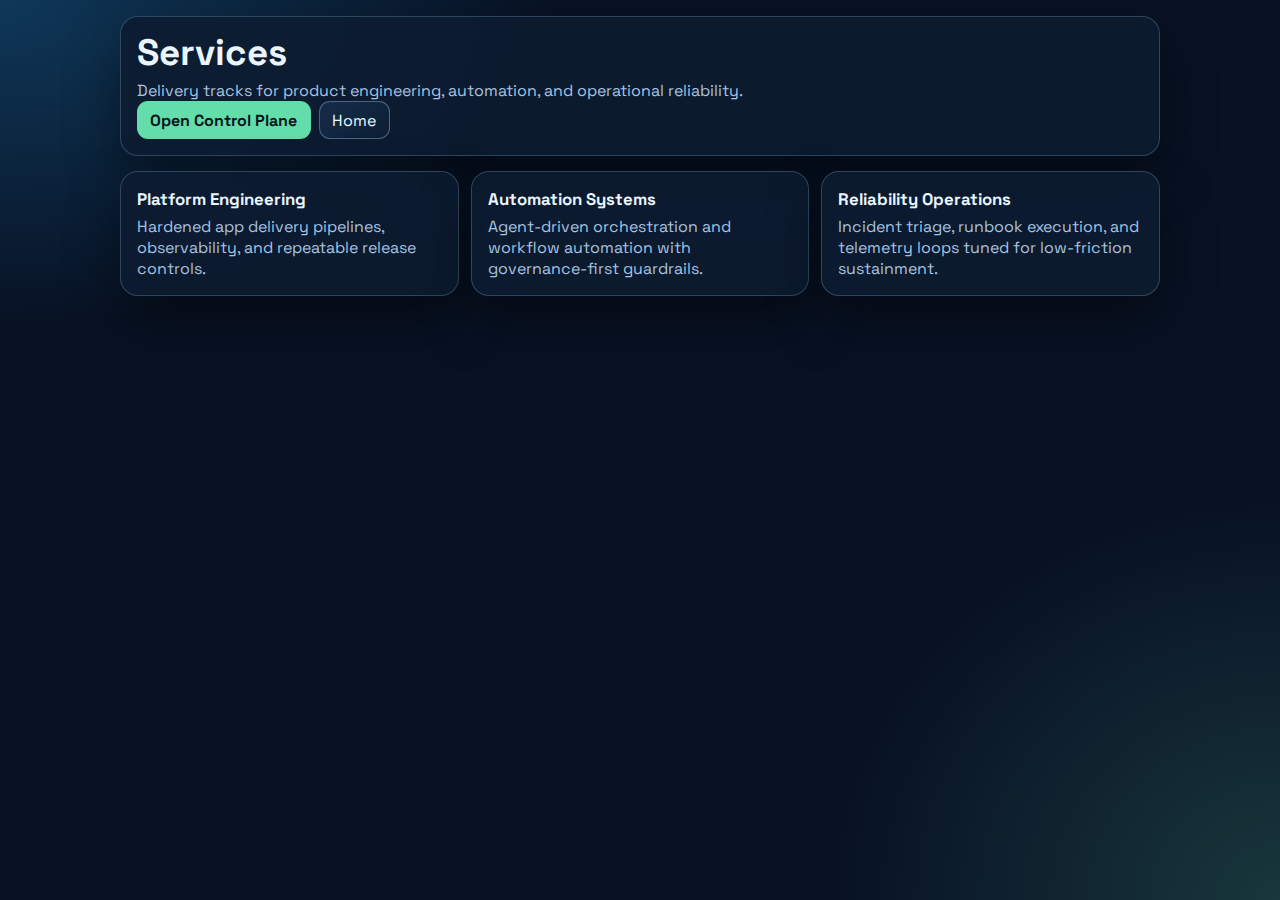
<file: dist/services/index.html>
<!DOCTYPE html>
<html lang="en">
<head>
  <meta charset="UTF-8" />
  <meta name="viewport" content="width=device-width, initial-scale=1.0" />
  <title>BosonIT Services</title>
  <link rel="preconnect" href="https://fonts.googleapis.com" />
  <link rel="preconnect" href="https://fonts.gstatic.com" crossorigin />
  <link href="https://fonts.googleapis.com/css2?family=Space+Grotesk:wght@500;600;700&display=swap" rel="stylesheet" />
  <style>
    :root {
      --bg: #081224;
      --panel: rgba(12, 27, 48, 0.88);
      --line: rgba(159, 215, 255, 0.24);
      --text: #eaf5ff;
      --muted: #a7c3e0;
      --accent: #63ddaa;
    }
    * {
      box-sizing: border-box;
    }
    body {
      margin: 0;
      min-height: 100vh;
      padding: 1rem;
      color: var(--text);
      background:
        radial-gradient(60rem 35rem at 0% 0%, rgba(36, 174, 255, 0.24), transparent 58%),
        radial-gradient(45rem 40rem at 100% 100%, rgba(99, 221, 170, 0.18), transparent 62%),
        var(--bg);
      font-family: "Space Grotesk", sans-serif;
    }
    .shell {
      max-width: 1040px;
      margin: 0 auto;
      display: grid;
      gap: 0.9rem;
    }
    .card {
      border: 1px solid var(--line);
      background: var(--panel);
      border-radius: 18px;
      padding: 1rem;
      box-shadow: 0 24px 54px rgba(0, 0, 0, 0.42);
    }
    h1 {
      margin: 0;
      font-size: clamp(1.4rem, 3vw, 2.3rem);
      line-height: 1.1;
    }
    p {
      margin: 0.4rem 0 0;
      color: var(--muted);
    }
    .grid {
      display: grid;
      grid-template-columns: repeat(auto-fit, minmax(220px, 1fr));
      gap: 0.75rem;
    }
    h2 {
      margin: 0;
      font-size: 1.05rem;
    }
    .actions {
      display: flex;
      flex-wrap: wrap;
      gap: 0.5rem;
    }
    a {
      color: #e9f8ff;
      text-decoration: none;
      border: 1px solid rgba(189, 226, 255, 0.34);
      border-radius: 11px;
      padding: 0.48rem 0.78rem;
      background: linear-gradient(145deg, rgba(21, 46, 77, 0.9), rgba(15, 31, 52, 0.95));
    }
    a.primary {
      color: #0c1622;
      border-color: transparent;
      background: var(--accent);
      font-weight: 700;
    }
  </style>
</head>
<body>
  <main class="shell">
    <section class="card">
      <h1>Services</h1>
      <p>Delivery tracks for product engineering, automation, and operational reliability.</p>
      <div class="actions">
        <a class="primary" href="/control-plane/">Open Control Plane</a>
        <a href="/">Home</a>
      </div>
    </section>
    <section class="grid">
      <article class="card">
        <h2>Platform Engineering</h2>
        <p>Hardened app delivery pipelines, observability, and repeatable release controls.</p>
      </article>
      <article class="card">
        <h2>Automation Systems</h2>
        <p>Agent-driven orchestration and workflow automation with governance-first guardrails.</p>
      </article>
      <article class="card">
        <h2>Reliability Operations</h2>
        <p>Incident triage, runbook execution, and telemetry loops tuned for low-friction sustainment.</p>
      </article>
    </section>
  </main>
</body>
</html>
</file>
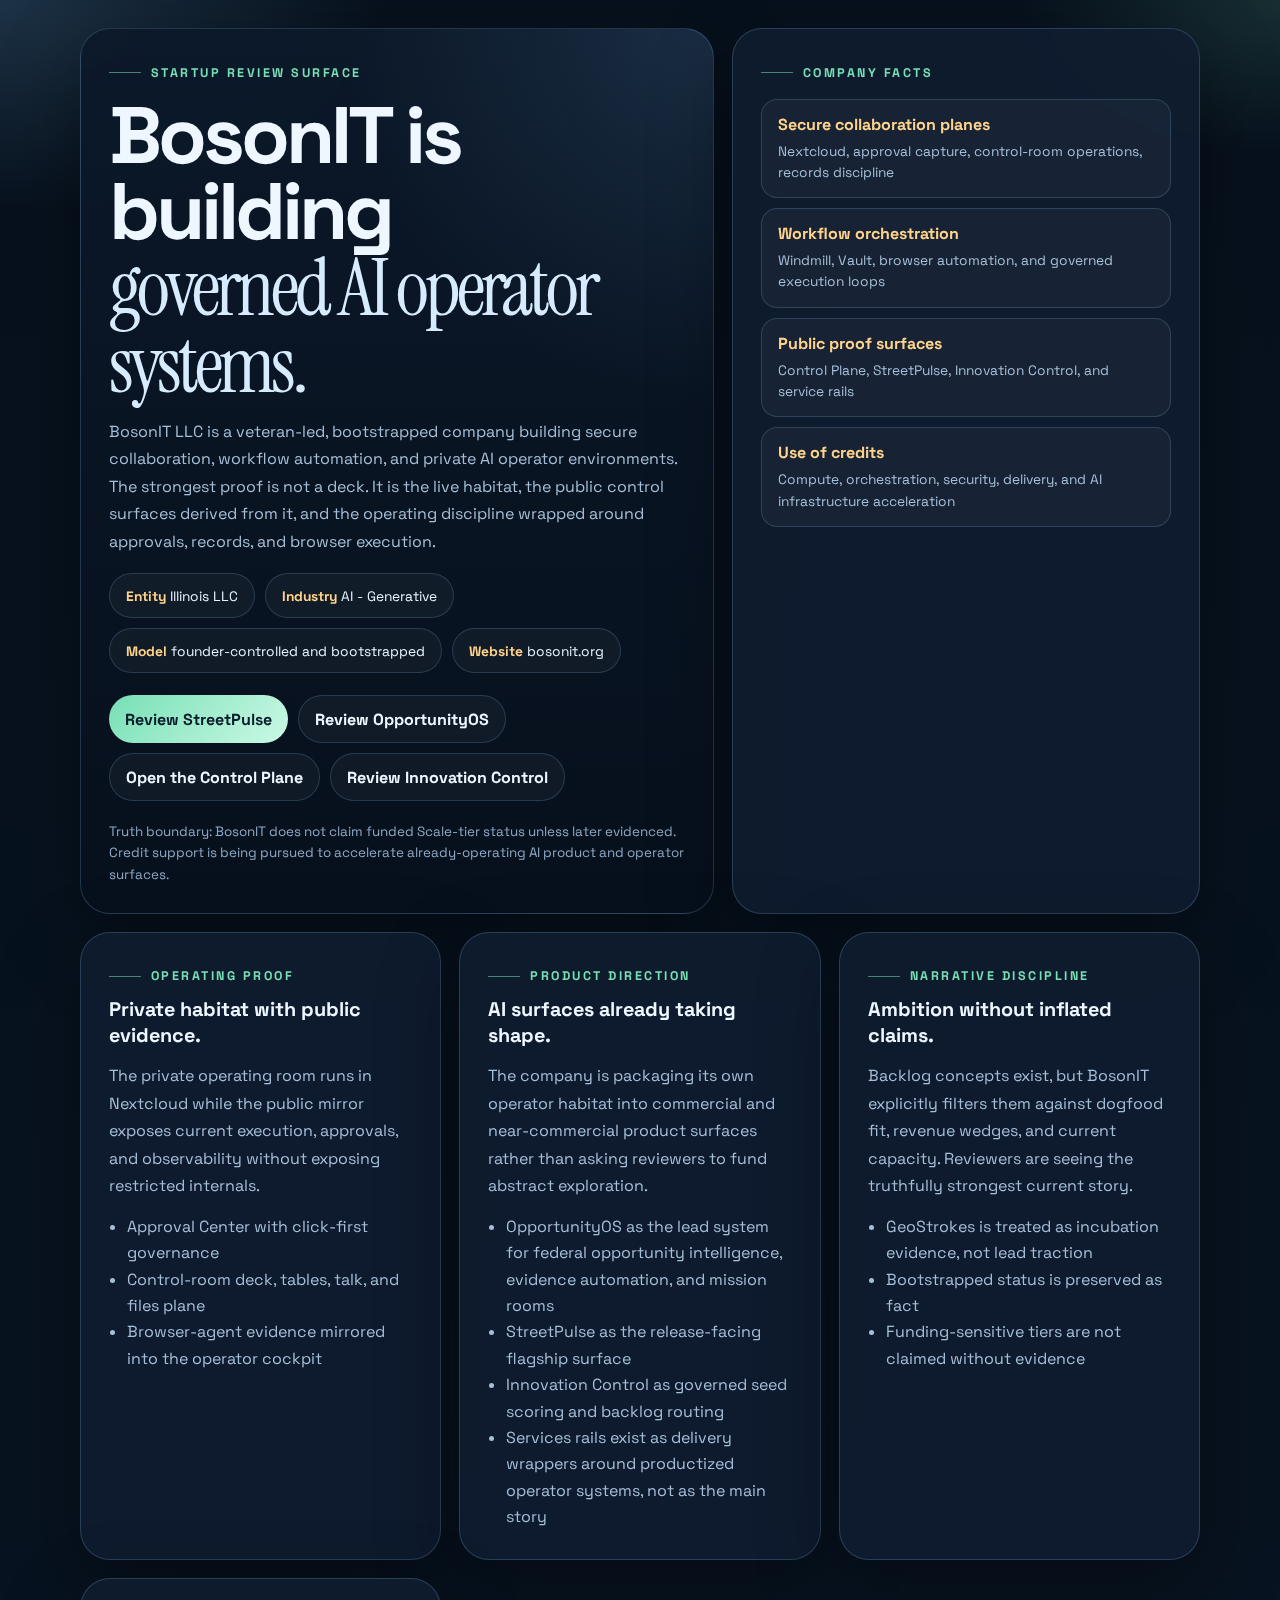
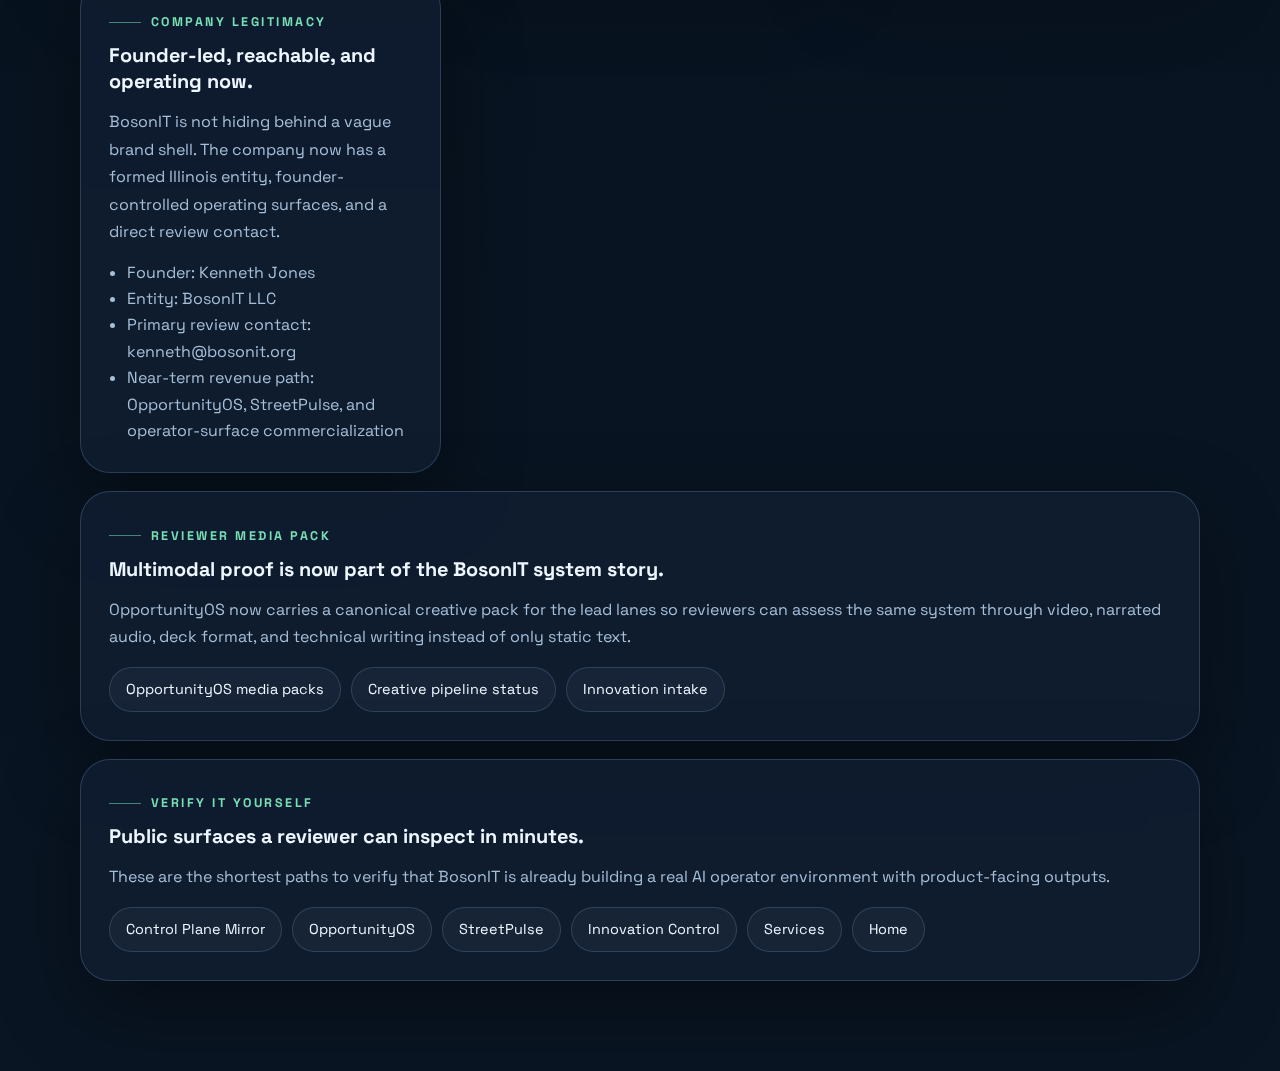
<file: dist/startup-proof/index.html>
<!DOCTYPE html>
<html lang="en">
<head>
  <meta charset="UTF-8" />
  <meta name="viewport" content="width=device-width, initial-scale=1.0" />
  <title>BosonIT Startup Proof</title>
  <meta
    name="description"
    content="Reviewer-facing proof surface for BosonIT: company facts, AI product posture, operating proof, and the public evidence stack behind the startup-credit applications."
  />
  <meta property="og:title" content="BosonIT Startup Proof" />
  <meta
    property="og:description"
    content="Reviewer-facing proof for BosonIT LLC: company facts, operating proof, founder-controlled posture, and the public surfaces behind the startup-credit applications."
  />
  <meta property="og:type" content="website" />
  <meta property="og:url" content="https://bosonit.org/startup-proof/" />
  <meta name="twitter:card" content="summary_large_image" />
  <meta name="twitter:title" content="BosonIT Startup Proof" />
  <meta
    name="twitter:description"
    content="Company facts, operating proof, product direction, and a truthful startup-credit review surface for BosonIT LLC."
  />
  <link rel="preconnect" href="https://fonts.googleapis.com" />
  <link rel="preconnect" href="https://fonts.gstatic.com" crossorigin />
  <link href="https://fonts.googleapis.com/css2?family=Space+Grotesk:wght@400;500;700&family=Instrument+Serif:ital@0;1&display=swap" rel="stylesheet" />
  <style>
    :root {
      --bg: #07111d;
      --panel: rgba(11, 23, 39, 0.82);
      --panel-soft: rgba(15, 29, 48, 0.9);
      --line: rgba(152, 210, 255, 0.2);
      --text: #eef7ff;
      --muted: #a6bfd8;
      --accent: #77dfb5;
      --accent-2: #7fc8ff;
      --gold: #ffd48a;
      --radius-xl: 30px;
      --radius-lg: 22px;
      --radius-md: 16px;
      --shadow: 0 28px 80px rgba(0, 0, 0, 0.38);
      --max: 1120px;
    }

    * { box-sizing: border-box; }

    body {
      margin: 0;
      color: var(--text);
      font-family: "Space Grotesk", sans-serif;
      background:
        radial-gradient(44rem 24rem at 0% 0%, rgba(127, 200, 255, 0.18), transparent 55%),
        radial-gradient(34rem 20rem at 100% 0%, rgba(119, 223, 181, 0.14), transparent 48%),
        linear-gradient(180deg, #07111d 0%, #091523 100%);
    }

    .page {
      width: min(var(--max), calc(100% - 28px));
      margin: 0 auto;
      padding: 28px 0 72px;
    }

    .panel {
      border: 1px solid var(--line);
      border-radius: var(--radius-xl);
      background: var(--panel);
      box-shadow: var(--shadow);
      backdrop-filter: blur(20px);
    }

    .hero,
    .section-grid {
      display: grid;
      gap: 18px;
    }

    .hero {
      grid-template-columns: 1.15fr 0.85fr;
      margin-bottom: 18px;
    }

    .hero-copy,
    .hero-facts,
    .section,
    .proof-card {
      padding: 28px;
    }

    .hero-copy {
      background:
        radial-gradient(circle at 100% 0%, rgba(127, 200, 255, 0.12), transparent 34%),
        linear-gradient(180deg, rgba(12, 25, 42, 0.95), rgba(7, 17, 29, 0.95));
    }

    .hero-facts,
    .section,
    .proof-card {
      background: var(--panel-soft);
    }

    .eyebrow {
      display: inline-flex;
      align-items: center;
      gap: 10px;
      color: var(--accent);
      font-size: 0.78rem;
      letter-spacing: 0.2em;
      text-transform: uppercase;
      font-weight: 700;
    }

    .eyebrow::before {
      content: "";
      width: 2rem;
      height: 1px;
      background: currentColor;
      opacity: 0.55;
    }

    h1, h2, h3, p {
      margin: 0;
    }

    h1 {
      margin-top: 16px;
      font-size: clamp(2.7rem, 8vw, 5rem);
      line-height: 0.96;
      letter-spacing: -0.05em;
      max-width: 11ch;
    }

    h1 em {
      display: block;
      font-style: normal;
      font-family: "Instrument Serif", serif;
      font-weight: 400;
      color: #d7ebff;
    }

    .lede,
    .section p,
    .proof-card p {
      margin-top: 14px;
      color: var(--muted);
      line-height: 1.72;
    }

    .actions,
    .fact-grid,
    .proof-links,
    .tag-row {
      display: flex;
      flex-wrap: wrap;
      gap: 10px;
    }

    .button,
    .button-ghost,
    .tag,
    .fact,
    .proof-link {
      border-radius: 999px;
      padding: 0.78rem 1rem;
    }

    .button,
    .button-ghost {
      display: inline-flex;
      align-items: center;
      justify-content: center;
      min-height: 3rem;
      font-weight: 700;
      text-decoration: none;
    }

    .button {
      color: #081d2b;
      background: linear-gradient(135deg, var(--accent), #cbf9e5);
    }

    .button-ghost,
    .tag,
    .fact,
    .proof-link {
      color: var(--text);
      text-decoration: none;
      border: 1px solid rgba(152, 210, 255, 0.18);
      background: rgba(255, 255, 255, 0.04);
    }

    .actions {
      margin-top: 22px;
    }

    .tag {
      color: #e6f4ff;
      font-size: 0.86rem;
    }

    .tag strong,
    .fact strong {
      color: var(--gold);
    }

    .fact-grid {
      margin-top: 18px;
    }

    .fact {
      flex: 1 1 220px;
      min-width: 0;
      border-radius: var(--radius-md);
      padding: 14px 16px;
    }

    .fact span {
      display: block;
      margin-top: 6px;
      color: var(--muted);
      font-size: 0.86rem;
      line-height: 1.55;
    }

    .section-grid {
      grid-template-columns: repeat(3, minmax(0, 1fr));
      margin-bottom: 18px;
    }

    .section h2,
    .proof-card h2 {
      margin-top: 12px;
      font-size: 1.24rem;
    }

    ul {
      margin: 14px 0 0;
      padding-left: 18px;
      color: var(--muted);
      line-height: 1.65;
    }

    .proof-card {
      margin-bottom: 18px;
    }

    .proof-links {
      margin-top: 16px;
    }

    .proof-link {
      font-size: 0.9rem;
    }

    .footnote {
      margin-top: 20px;
      color: #8ea8c4;
      font-size: 0.84rem;
      line-height: 1.58;
    }

    @media (max-width: 960px) {
      .hero,
      .section-grid {
        grid-template-columns: 1fr;
      }
    }

    @media (max-width: 640px) {
      .page {
        width: min(var(--max), calc(100% - 20px));
        padding-top: 18px;
      }

      .hero-copy,
      .hero-facts,
      .section,
      .proof-card {
        padding: 22px;
      }

      .button,
      .button-ghost {
        width: 100%;
      }
    }
  </style>
</head>
<body>
  <main class="page">
    <section class="hero">
      <article class="hero-copy panel">
        <span class="eyebrow">Startup Review Surface</span>
        <h1>BosonIT is building <em>governed AI operator systems.</em></h1>
        <p class="lede">
          BosonIT LLC is a veteran-led, bootstrapped company building secure collaboration, workflow automation,
          and private AI operator environments. The strongest proof is not a deck. It is the live habitat, the public control surfaces derived from it,
          and the operating discipline wrapped around approvals, records, and browser execution.
        </p>
        <div class="tag-row" style="margin-top: 18px;">
          <span class="tag"><strong>Entity</strong> Illinois LLC</span>
          <span class="tag"><strong>Industry</strong> AI - Generative</span>
          <span class="tag"><strong>Model</strong> founder-controlled and bootstrapped</span>
          <span class="tag"><strong>Website</strong> bosonit.org</span>
        </div>
        <div class="actions">
          <a class="button" href="/streetpulse/">Review StreetPulse</a>
          <a class="button-ghost" href="/opportunity-os/">Review OpportunityOS</a>
          <a class="button-ghost" href="/control-plane/">Open the Control Plane</a>
          <a class="button-ghost" href="/innovation-control/">Review Innovation Control</a>
        </div>
        <p class="footnote">
          Truth boundary: BosonIT does not claim funded Scale-tier status unless later evidenced. Credit support is being pursued to accelerate
          already-operating AI product and operator surfaces.
        </p>
      </article>

      <aside class="hero-facts panel">
        <span class="eyebrow">Company Facts</span>
        <div class="fact-grid">
          <div class="fact">
            <strong>Secure collaboration planes</strong>
            <span>Nextcloud, approval capture, control-room operations, records discipline</span>
          </div>
          <div class="fact">
            <strong>Workflow orchestration</strong>
            <span>Windmill, Vault, browser automation, and governed execution loops</span>
          </div>
          <div class="fact">
            <strong>Public proof surfaces</strong>
            <span>Control Plane, StreetPulse, Innovation Control, and service rails</span>
          </div>
          <div class="fact">
            <strong>Use of credits</strong>
            <span>Compute, orchestration, security, delivery, and AI infrastructure acceleration</span>
          </div>
        </div>
      </aside>
    </section>

    <section class="section-grid">
      <article class="section panel">
        <span class="eyebrow">Operating Proof</span>
        <h2>Private habitat with public evidence.</h2>
        <p>The private operating room runs in Nextcloud while the public mirror exposes current execution, approvals, and observability without exposing restricted internals.</p>
        <ul>
          <li>Approval Center with click-first governance</li>
          <li>Control-room deck, tables, talk, and files plane</li>
          <li>Browser-agent evidence mirrored into the operator cockpit</li>
        </ul>
      </article>

      <article class="section panel">
        <span class="eyebrow">Product Direction</span>
        <h2>AI surfaces already taking shape.</h2>
        <p>The company is packaging its own operator habitat into commercial and near-commercial product surfaces rather than asking reviewers to fund abstract exploration.</p>
        <ul>
          <li>OpportunityOS as the lead system for federal opportunity intelligence, evidence automation, and mission rooms</li>
          <li>StreetPulse as the release-facing flagship surface</li>
          <li>Innovation Control as governed seed scoring and backlog routing</li>
          <li>Services rails exist as delivery wrappers around productized operator systems, not as the main story</li>
        </ul>
      </article>

      <article class="section panel">
        <span class="eyebrow">Narrative Discipline</span>
        <h2>Ambition without inflated claims.</h2>
        <p>Backlog concepts exist, but BosonIT explicitly filters them against dogfood fit, revenue wedges, and current capacity. Reviewers are seeing the truthfully strongest current story.</p>
        <ul>
          <li>GeoStrokes is treated as incubation evidence, not lead traction</li>
          <li>Bootstrapped status is preserved as fact</li>
          <li>Funding-sensitive tiers are not claimed without evidence</li>
        </ul>
      </article>

      <article class="section panel">
        <span class="eyebrow">Company Legitimacy</span>
        <h2>Founder-led, reachable, and operating now.</h2>
        <p>BosonIT is not hiding behind a vague brand shell. The company now has a formed Illinois entity, founder-controlled operating surfaces, and a direct review contact.</p>
        <ul>
          <li>Founder: Kenneth Jones</li>
          <li>Entity: BosonIT LLC</li>
          <li>Primary review contact: kenneth@bosonit.org</li>
          <li>Near-term revenue path: OpportunityOS, StreetPulse, and operator-surface commercialization</li>
        </ul>
      </article>
    </section>

    <article class="proof-card panel">
      <span class="eyebrow">Reviewer Media Pack</span>
      <h2>Multimodal proof is now part of the BosonIT system story.</h2>
      <p>OpportunityOS now carries a canonical creative pack for the lead lanes so reviewers can assess the same system through video, narrated audio, deck format, and technical writing instead of only static text.</p>
      <div class="proof-links">
        <a class="proof-link" href="/opportunity-os/">OpportunityOS media packs</a>
        <a class="proof-link" href="/control-plane/">Creative pipeline status</a>
        <a class="proof-link" href="/innovation-control/">Innovation intake</a>
      </div>
    </article>

    <article class="proof-card panel">
      <span class="eyebrow">Verify It Yourself</span>
      <h2>Public surfaces a reviewer can inspect in minutes.</h2>
      <p>These are the shortest paths to verify that BosonIT is already building a real AI operator environment with product-facing outputs.</p>
      <div class="proof-links">
        <a class="proof-link" href="/control-plane/">Control Plane Mirror</a>
        <a class="proof-link" href="/opportunity-os/">OpportunityOS</a>
        <a class="proof-link" href="/streetpulse/">StreetPulse</a>
        <a class="proof-link" href="/innovation-control/">Innovation Control</a>
        <a class="proof-link" href="/services/">Services</a>
        <a class="proof-link" href="/">Home</a>
      </div>
    </article>
  </main>
</body>
</html>
</file>
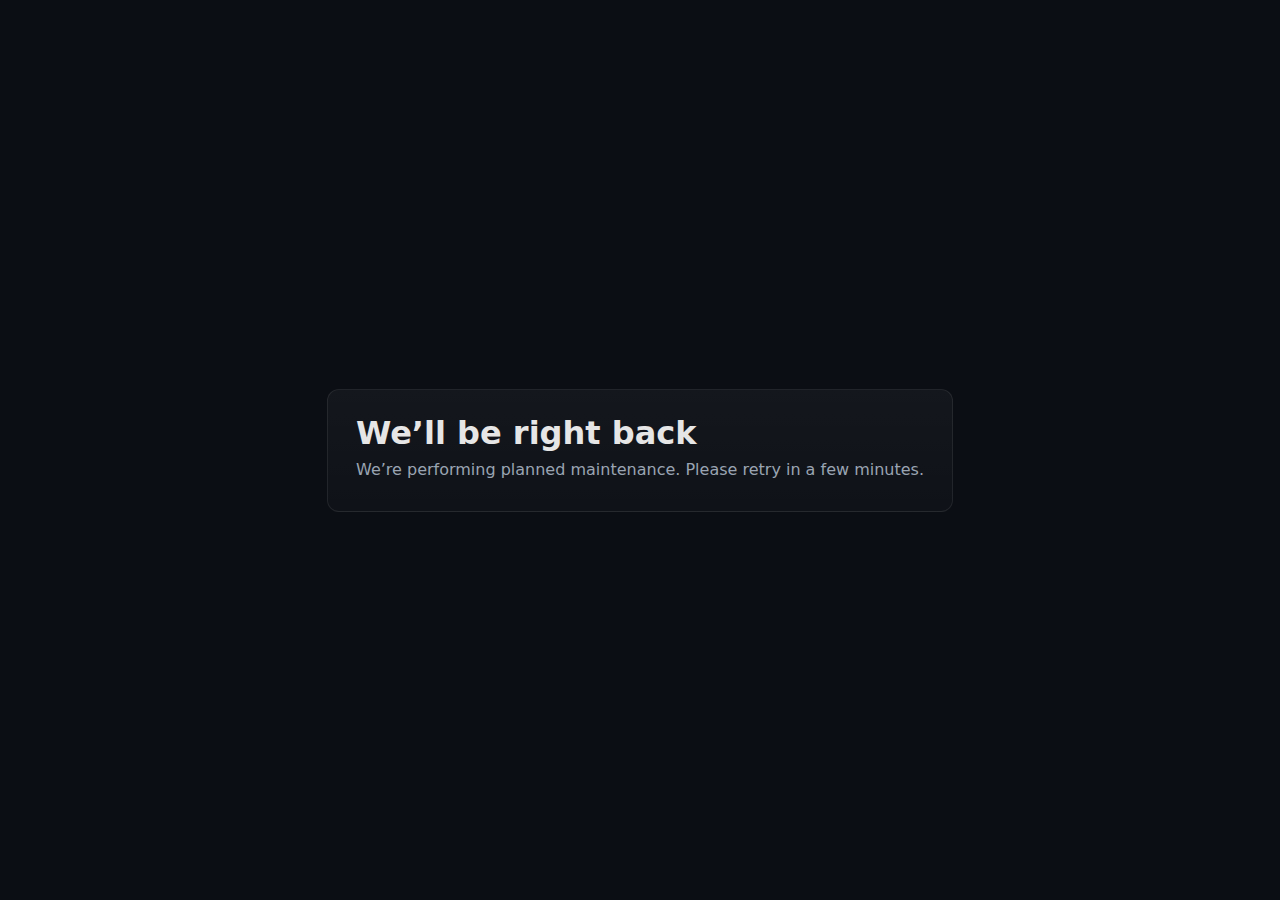
<file: stackcp/maintenance/index.html>
<!DOCTYPE html>
<html lang="en">
<head>
  <meta charset="utf-8" />
  <meta name="viewport" content="width=device-width, initial-scale=1" />
  <title>Planned Maintenance</title>
  <style>
    html,body{height:100%;margin:0;font-family:system-ui,-apple-system,Segoe UI,Roboto,Helvetica,Arial}
    .wrap{min-height:100%;display:grid;place-items:center;background:#0b0e14;color:#e6e6e6}
    .card{padding:24px 28px;border-radius:12px;background:linear-gradient(180deg,rgba(255,255,255,0.04),rgba(255,255,255,0.02));border:1px solid rgba(255,255,255,0.08);max-width:720px}
    h1{margin:0 0 8px}
    p{margin:8px 0;color:#9aa4b2}
  </style>
</head>
<body>
  <div class="wrap">
    <div class="card">
      <h1>We’ll be right back</h1>
      <p>We’re performing planned maintenance. Please retry in a few minutes.</p>
    </div>
  </div>
</body>
</html>
</file>
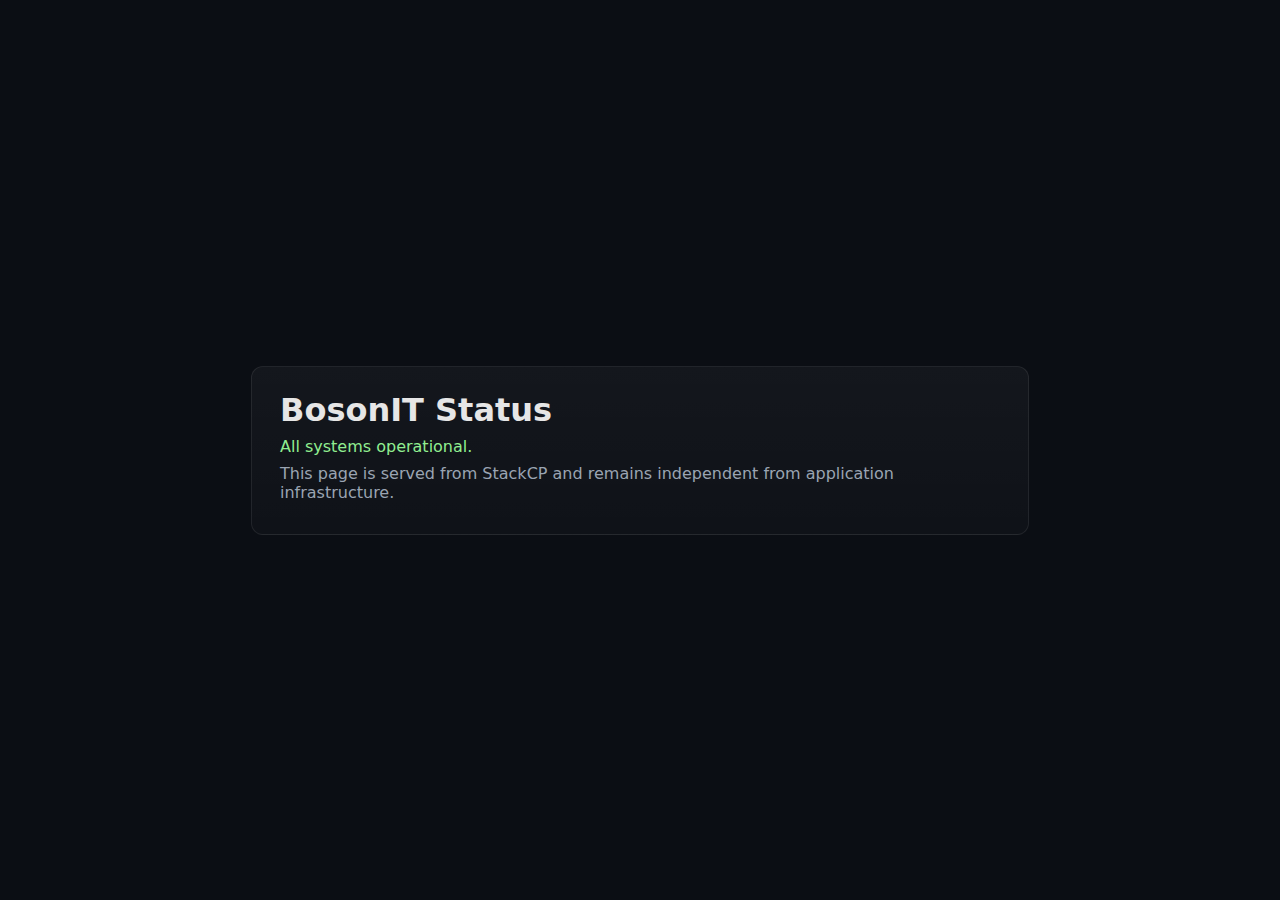
<file: stackcp/status/index.html>
<!DOCTYPE html>
<html lang="en">
<head>
  <meta charset="utf-8" />
  <meta name="viewport" content="width=device-width, initial-scale=1" />
  <title>BosonIT Status</title>
  <style>
    html,body{height:100%;margin:0;font-family:system-ui,-apple-system,Segoe UI,Roboto,Helvetica,Arial}
    .wrap{min-height:100%;display:grid;place-items:center;background:#0b0e14;color:#e6e6e6}
    .card{padding:24px 28px;border-radius:12px;background:linear-gradient(180deg,rgba(255,255,255,0.04),rgba(255,255,255,0.02));border:1px solid rgba(255,255,255,0.08);max-width:720px}
    h1{margin:0 0 8px}
    p{margin:8px 0;color:#9aa4b2}
    .ok{color:#90EE90}
    .muted{color:#9aa4b2}
  </style>
</head>
<body>
  <div class="wrap">
    <div class="card">
      <h1>BosonIT Status</h1>
      <p class="ok">All systems operational.</p>
      <p class="muted">This page is served from StackCP and remains independent from application infrastructure.</p>
    </div>
  </div>
</body>
</html>
</file>
